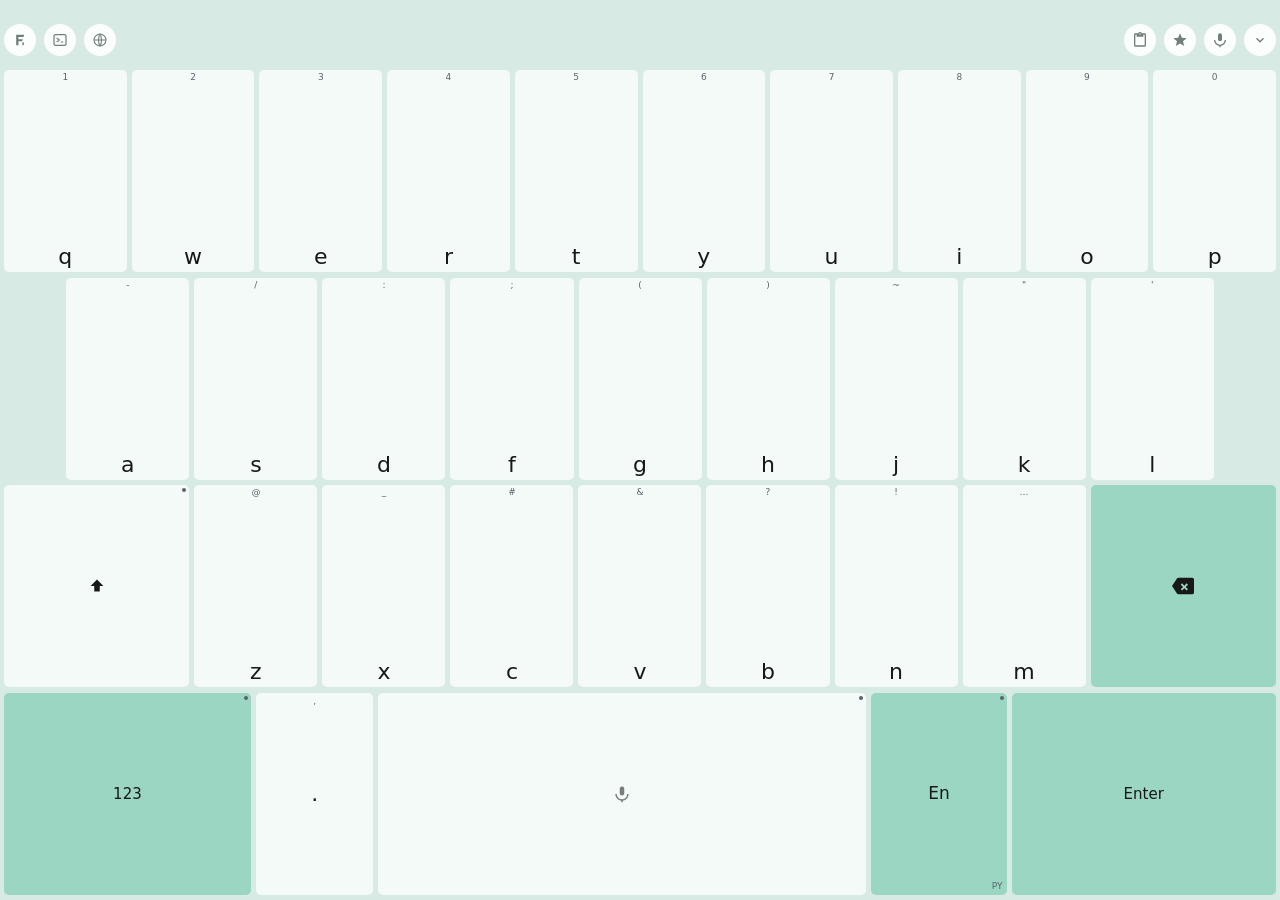
<file: app/src/main/assets/keyboard/index.html>
<!doctype html>
<html lang="zh-CN">
<head>
    <meta charset="utf-8">
    <meta name="viewport" content="width=device-width,initial-scale=1,maximum-scale=1,user-scalable=no,viewport-fit=cover">
    <title>Feelime Keyboard</title>
    <link rel="stylesheet" href="keyboard.css?v=__KB_VERSION__">
</head>
<body class="kb-await-hello">
<main id="softKeyboard" aria-label="Feelime HTML keyboard">
    <!-- 背景图片层：铺满整个键盘区域（工具条到底部留白）。z-index 垫底，
         data-bg-image=on 时根背景转透明让图透出。 -->
    <div id="bgImage" aria-hidden="true"></div>
    <!-- 拼音行内前缀：悬浮在顶部 padding 带里（issue #8 定稿形态——
         独立一行，字号可在设置里三档调整）。 -->
    <div id="preeditLine" aria-live="polite"></div>

    <!-- 单手模式侧边条（issue #15）：data-side-content 驱动两态——
         cursor（2×4 光标/编辑簇）、blank。位置贴单手让位的一侧。 -->
    <aside id="sidePad">
        <div id="sideGrid">
            <!-- 方向键按物理位次排布（issue #15 定稿）：上 / 左右 / 下，
                 与手指预期一致；编辑键横排 icon+文字保证语义明确。 -->
            <div class="side-row">
                <button class="side-key" data-side-cursor="up" aria-label="光标上移" data-i18n-aria-label="光标上移">
                    <svg viewBox="0 0 24 24" width="16" height="16" fill="none" stroke="currentColor"
                         stroke-width="2.2" stroke-linecap="round" stroke-linejoin="round" aria-hidden="true">
                        <path d="M5 15 L12 8 L19 15"/>
                    </svg>
                </button>
            </div>
            <div class="side-row side-row-mid">
                <button class="side-key" data-side-cursor="left" aria-label="光标左移" data-i18n-aria-label="光标左移">
                    <svg viewBox="0 0 24 24" width="16" height="16" fill="none" stroke="currentColor"
                         stroke-width="2.2" stroke-linecap="round" stroke-linejoin="round" aria-hidden="true">
                        <path d="M15 5 L8 12 L15 19"/>
                    </svg>
                </button>
                <button class="side-key" data-side-cursor="right" aria-label="光标右移" data-i18n-aria-label="光标右移">
                    <svg viewBox="0 0 24 24" width="16" height="16" fill="none" stroke="currentColor"
                         stroke-width="2.2" stroke-linecap="round" stroke-linejoin="round" aria-hidden="true">
                        <path d="M9 5 L16 12 L9 19"/>
                    </svg>
                </button>
            </div>
            <div class="side-row">
                <button class="side-key" data-side-cursor="down" aria-label="光标下移" data-i18n-aria-label="光标下移">
                    <svg viewBox="0 0 24 24" width="16" height="16" fill="none" stroke="currentColor"
                         stroke-width="2.2" stroke-linecap="round" stroke-linejoin="round" aria-hidden="true">
                        <path d="M5 9 L12 16 L19 9"/>
                    </svg>
                </button>
            </div>
            <button class="side-key side-labeled" data-side-action="selectAll" aria-label="全选" data-i18n-aria-label="全选">
                <svg viewBox="0 0 24 24" width="13" height="13" fill="none" stroke="currentColor"
                     stroke-width="2" stroke-linecap="round" aria-hidden="true">
                    <path d="M7 3H5a2 2 0 0 0-2 2v2m0 4v2m0 4v2a2 2 0 0 0 2 2h2m4 0h2m4 0h2a2 2 0 0 0 2-2v-2m0-4v-2m0-4V5a2 2 0 0 0-2-2h-2M9 9h6v6H9z"/>
                </svg>
                <span data-i18n="全选">全选</span>
            </button>
            <button class="side-key side-labeled" data-side-action="copy" aria-label="复制" data-i18n-aria-label="复制">
                <svg viewBox="0 0 24 24" width="13" height="13" fill="none" stroke="currentColor"
                     stroke-width="2" stroke-linecap="round" stroke-linejoin="round" aria-hidden="true">
                    <path d="M16 1H4a2 2 0 0 0-2 2v14h2V3h12V1zm3 4H8a2 2 0 0 0-2 2v14a2 2 0 0 0 2 2h11a2 2 0 0 0 2-2V7a2 2 0 0 0-2-2zm0 16H8V7h11v14z"/>
                </svg>
                <span data-i18n="复制">复制</span>
            </button>
            <button class="side-key side-labeled" data-side-action="cut" aria-label="剪切" data-i18n-aria-label="剪切">
                <svg viewBox="0 0 24 24" width="13" height="13" fill="none" stroke="currentColor"
                     stroke-width="2" stroke-linecap="round" stroke-linejoin="round" aria-hidden="true">
                    <circle cx="6" cy="6" r="3"/><circle cx="6" cy="18" r="3"/>
                    <path d="M20 4L8.12 15.88M14.47 14.48L20 20M8.12 8.12L12 12"/>
                </svg>
                <span data-i18n="剪切">剪切</span>
            </button>
            <button class="side-key side-labeled" data-side-action="paste" aria-label="粘贴" data-i18n-aria-label="粘贴">
                <svg viewBox="0 0 24 24" width="13" height="13" fill="none" stroke="currentColor"
                     stroke-width="2" stroke-linecap="round" stroke-linejoin="round" aria-hidden="true">
                    <path d="M19 2h-4.18C14.4.84 13.3 0 12 0c-1.3 0-2.4.84-2.82 2H5c-1.1 0-2 .9-2 2v16c0 1.1.9 2 2 2h14c1.1 0 2-.9 2-2V4c0-1.1-.9-2-2-2zm-7 0c.55 0 1 .45 1 1s-.45 1-1 1-1-.45-1-1 .45-1 1-1zm7 18H5V4h2v3h10V4h2v16z"/>
                </svg>
                <span data-i18n="粘贴">粘贴</span>
            </button>
        </div>
    </aside>

<!-- Editor strip ABOVE the candidate bar
         (which stays selectable mid-edit), regular keyboard below. -->
    <section id="panelEditor" hidden>
        <input id="panelEditorInput" class="phrase-input" maxlength="200"
               placeholder="输入常用内容（最多 200 字）" data-i18n-placeholder="输入常用内容（最多 200 字）" aria-label="常用语内容" data-i18n-aria-label="常用语内容">
 <!-- The custom-JSON editor shares the strip as a
             multi-line textarea (system paste works on real inputs). -->
        <textarea id="panelEditorArea" class="phrase-input phrase-area" rows="3" hidden
                  placeholder="粘贴定制 JSON" data-i18n-placeholder="粘贴定制 JSON" aria-label="定制符号 JSON" data-i18n-aria-label="定制符号 JSON"></textarea>
        <button id="panelEditorCancel" class="phrase-cancel" aria-label="取消" data-i18n-aria-label="取消" data-i18n="取消">取消</button>
        <button id="panelEditorSave" class="phrase-add" aria-label="保存" data-i18n-aria-label="保存" data-i18n="保存">保存</button>
    </section>
 <!-- The phrase editor card floats ABOVE the keyboard view
         (native band area): title row + 2-row input + input
         code + save/cancel. The redirect channel targets .phrase-input
         focus, which the card's textarea keeps. -->
    <section id="phraseCard" hidden>
        <div class="pc-head">
            <button id="phraseCardClose" class="pc-close" aria-label="关闭" data-i18n-aria-label="关闭">×</button>
            <span id="phraseCardTitle" class="pc-title" data-i18n="添加常用语">添加常用语</span>
            <span class="pc-head-pad" aria-hidden="true"></span>
        </div>
        <div class="pc-card">
            <textarea id="phraseCardInput" class="phrase-input pc-input" rows="2" maxlength="200"
                      placeholder="输入常用内容" data-i18n-placeholder="输入常用内容" aria-label="常用语内容" data-i18n-aria-label="常用语内容"></textarea>
            <!-- issue #19 的「从剪贴板粘贴」按钮已撤下：工具栏剪贴板面板
                 本就支持选历史条目上屏，编辑卡不再放第二条通道。 -->
            <label class="pc-code-label" for="phraseCardCode"><span data-i18n="输入码">输入码</span> <small data-i18n="留空时自动生成">留空时自动生成</small></label>
            <!-- The code field shares one row with the rank stepper -
                 the code input narrows and the freed space holds 位次 -/+. -->
            <div class="pc-code-row">
                <input id="phraseCardCode" class="pc-code phrase-input" maxlength="12"
                       placeholder="例如：nh" data-i18n-placeholder="例如：nh" aria-label="输入码" data-i18n-aria-label="输入码">
                <span class="pc-rank" role="group" aria-label="位次" data-i18n-aria-label="位次">
                    <button id="phraseCardRankDown" class="pc-rank-btn" aria-label="位次减一" data-i18n-aria-label="位次减一">−</button>
                    <span id="phraseCardRankValue" class="pc-rank-value">1</span>
                    <button id="phraseCardRankUp" class="pc-rank-btn" aria-label="位次加一" data-i18n-aria-label="位次加一">＋</button>
                    <span class="pc-rank-label" data-i18n="位次">位次</span>
                </span>
            </div>
            <div class="pc-actions">
                <button id="phraseCardCancel" class="pc-btn pc-ghost" aria-label="取消" data-i18n-aria-label="取消" data-i18n="取消">取消</button>
                <button id="phraseCardSave" class="pc-btn pc-main" aria-label="保存" data-i18n-aria-label="保存" data-i18n="保存">保存</button>
            </div>
        </div>
    </section>
 <!-- Height adjust card (floats above the keyboard view).
         Fine steps via the -/+ buttons (applied live), coarse via the drag
         strip (preview only - the height lands on release/保存). -->
    <section id="heightCard" hidden>
        <div class="pc-head">
            <span class="pc-head-pad" aria-hidden="true"></span>
            <span class="pc-title" data-i18n="键盘高度">键盘高度</span>
            <span class="pc-head-pad" aria-hidden="true"></span>
        </div>
        <div class="pc-card">
            <div class="hc-row">
                <button id="heightMinus" class="hc-step" aria-label="减少高度" data-i18n-aria-label="减少高度">−</button>
                <div id="heightTrack" class="hc-track">
                    <i id="heightThumb"></i>
                </div>
                <button id="heightPlus" class="hc-step" aria-label="增加高度" data-i18n-aria-label="增加高度">＋</button>
            </div>
            <div class="hc-meta">
                <span id="heightValue">272</span>
                <span class="hc-hint" id="heightHint" data-i18n="拖动为预览，松手应用">拖动为预览，松手应用</span>
            </div>
            <div class="pc-actions">
                <button id="heightCardReset" class="pc-btn pc-ghost" aria-label="恢复默认" data-i18n-aria-label="恢复默认" data-i18n="恢复默认">恢复默认</button>
                <button id="heightCardCancel" class="pc-btn pc-ghost" aria-label="取消" data-i18n-aria-label="取消" data-i18n="取消">取消</button>
                <button id="heightCardSave" class="pc-btn pc-main" aria-label="保存" data-i18n-aria-label="保存" data-i18n="保存">保存</button>
            </div>
        </div>
    </section>
    <section id="candidateBar">
 <!-- The app's own F logo marks the keyboard menu;
             the gear moved to the full-settings entry. -->
        <button id="setupButton" data-role="setup" class="tool" aria-label="键盘设置" data-i18n-aria-label="键盘设置">
 <!-- The refreshed F logo (docs/branding/feelime-logo.svg,
                 same path as app/src/main/res/drawable/ic_launcher.xml). -->
            <svg viewBox="0 0 48 48" width="16" height="16" fill="currentColor" aria-hidden="true">
                <path d="M12.5 8.5h24l-1.8 6.2H19.3v7.2h13.3l-1.8 6.2H19.3v11.4h-6.8z"/>
                <rect x="31" y="31" width="4.5" height="8.5" rx="1"/>
            </svg>
        </button>
 <!-- The control-key entry - the toolbar swaps for two
             rows of control keys (Esc/Ctrl/Alt/arrows/...) while it shows. -->
        <button id="ctrlTool" data-role="ctrl-tool" class="tool" aria-label="控制键" data-i18n-aria-label="控制键">
            <svg viewBox="0 0 24 24" width="16" height="16" fill="none" stroke="currentColor"
                 stroke-width="1.8" aria-hidden="true">
                <rect x="3" y="4" width="18" height="16" rx="2"/>
                <path d="M7 9l4 3-4 3M13 15h4"/>
            </svg>
        </button>
 <!-- Opens the SYSTEM input method picker (all IMEs). -->
        <button id="imeSwitchButton" data-role="ime-switch" class="tool" aria-label="切换输入法" data-i18n-aria-label="切换输入法">
            <svg viewBox="0 0 24 24" width="16" height="16" fill="none" stroke="currentColor"
                 stroke-width="1.6" aria-hidden="true">
                <circle cx="12" cy="12" r="9"/>
                <path d="M3 12h18M12 3c3 3.5 3 14 0 18M12 3c-3 3.5-3 14 0 18"/>
            </svg>
        </button>
 <!-- Full settings moved off the panel into the toolbar;
             only visible while the quick panel is open. A gear
             glyph - the toolbar's own entry is the app logo now, so the gear
             no longer reads as a duplicate. The ‹ › pager buttons are gone
 the bar holds the whole pool and auto-fetches. -->
        <button id="fullSetupButton" class="tool" aria-label="打开完整设置" data-i18n-aria-label="打开完整设置" hidden>
            <svg viewBox="0 0 24 24" width="16" height="16" fill="currentColor" aria-hidden="true">
                <path d="M19.14 12.94c.04-.3.06-.61.06-.94 0-.32-.02-.64-.07-.94l2.03-1.58a.49.49 0 0 0 .12-.61l-1.92-3.32a.488.488 0 0 0-.59-.22l-2.39.96c-.5-.38-1.03-.7-1.62-.94l-.36-2.54a.484.484 0 0 0-.48-.41h-3.84c-.24 0-.43.17-.47.41l-.36 2.54c-.59.24-1.13.57-1.62.94l-2.39-.96c-.22-.08-.47 0-.59.22L2.74 8.87c-.12.21-.08.47.12.61l2.03 1.58c-.05.3-.09.63-.09.94s.02.64.07.94l-2.03 1.58a.49.49 0 0 0-.12.61l1.92 3.32c.12.22.37.29.59.22l2.39-.96c.5.38 1.03.7 1.62.94l.36 2.54c.05.24.24.41.48.41h3.84c.24 0 .44-.17.47-.41l.36-2.54c.59-.24 1.13-.56 1.62-.94l2.39.96c.22.08.47 0 .59-.22l1.92-3.32c.12-.22.07-.47-.12-.61l-2.01-1.58zM12 15.6c-1.98 0-3.6-1.62-3.6-3.6s1.62-3.6 3.6-3.6 3.6 1.62 3.6 3.6-1.62 3.6-3.6 3.6z"/>
            </svg>
        </button>
 <!-- 手写候选态的整行互斥（wetype 形态）：有识别候选时工具栏全部
             让位，这一行左侧的模式标识与右侧 ×（composeClear）一起构成
             候选行；平时隐藏，不占布局。 -->
        <span id="inkTag" class="ink-tag" hidden data-i18n="手写">手写</span>
        <div id="candidates"></div>
 <!-- Engine lifecycle notice (mode-fallback §2.3): overlays the
             candidate strip while the engine warms up or a degrade fallback
             serves. Pointer-transparent; hidden otherwise. -->
        <div id="engineStatus" hidden></div>
        <button id="clipboardButton" data-role="clipboard" class="tool" aria-label="剪贴板" data-i18n-aria-label="剪贴板">
            <svg viewBox="0 0 24 24" width="16" height="16" fill="currentColor" aria-hidden="true">
                <path d="M19 2h-4.18C14.4.84 13.3 0 12 0c-1.3 0-2.4.84-2.82 2H5c-1.1 0-2 .9-2 2v16c0 1.1.9 2 2 2h14c1.1 0 2-.9 2-2V4c0-1.1-.9-2-2-2zm-7 0c.55 0 1 .45 1 1s-.45 1-1 1-1-.45-1-1 .45-1 1-1zm7 18H5V4h2v3h10V4h2v16z"/>
            </svg>
        </button>
        <button id="favoritesButton" data-role="favorites" class="tool" aria-label="常用语" data-i18n-aria-label="常用语">
            <svg viewBox="0 0 24 24" width="16" height="16" fill="currentColor" aria-hidden="true">
                <path d="M12 17.27 18.18 21l-1.64-7.03L22 9.24l-7.19-.61L12 2 9.19 8.63 2 9.24l5.46 4.73L5.82 21z"/>
            </svg>
        </button>
        <button id="composeClear" class="tool compose-tool" aria-label="清除输入" data-i18n-aria-label="清除输入" hidden>
            <svg viewBox="0 0 24 24" width="16" height="16" fill="currentColor" aria-hidden="true">
                <path d="M19 6.41 17.59 5 12 10.59 6.41 5 5 6.41 10.59 12 5 17.59 6.41 19 12 13.41 17.59 19 19 17.59 13.41 12z"/>
            </svg>
        </button>
        <button id="composeExpand" class="tool compose-tool" aria-label="展开候选" data-i18n-aria-label="展开候选" hidden>
            <svg viewBox="0 0 24 24" width="16" height="16" fill="currentColor" aria-hidden="true">
                <path d="M7.41 8.59 12 13.17l4.59-4.58L18 10l-6 6-6-6z"/>
            </svg>
        </button>
        <button id="mic" class="tool" aria-label="开始语音输入" data-i18n-aria-label="开始语音输入">
            <svg viewBox="0 0 24 24" width="16" height="16" fill="currentColor" aria-hidden="true">
                <path d="M12 14a3 3 0 0 0 3-3V5a3 3 0 0 0-6 0v6a3 3 0 0 0 3 3z"/>
                <path d="M19 12a7 7 0 0 1-14 0H3a9 9 0 0 0 8 8.94V23h2v-2.06A9 9 0 0 0 21 12h-2z"/>
            </svg>
        </button>
        <button id="hide" class="tool" aria-label="收起键盘" data-i18n-aria-label="收起键盘">
            <svg viewBox="0 0 24 24" width="16" height="16" fill="currentColor" aria-hidden="true">
                <path d="M16.59 8.59 12 13.17 7.41 8.59 6 10l6 6 6-6z"/>
            </svg>
        </button>
 <!-- Settings sub-page chrome rides the toolbar -
             left: back + title, right: close. Regular tools hide meanwhile. -->
        <div id="settingsPageBar" hidden></div>
 <!-- #41 统计浮层的工具栏 chrome：左标题右 ✕（常规工具让位，
      body.stats-page 互斥，settingsPageBar 同款形态）。 -->
        <div id="statsPageBar" hidden></div>
    </section>

    <section id="expandLayer" hidden>
        <div class="expand-head">
            <div class="expand-tabs" role="tablist">
                <button class="expand-tab active" data-expand-tab="freq" data-i18n="词频">词频</button>
                <button class="expand-tab" data-expand-tab="single" data-i18n="单字">单字</button>
            </div>
            <div id="expandPreedit" aria-live="polite"></div>
            <button id="expandCollapse" class="tool" aria-label="收起候选" data-i18n-aria-label="收起候选">
                <svg viewBox="0 0 24 24" width="18" height="18" fill="currentColor" aria-hidden="true">
                    <path d="M7.41 15.41 12 10.83l4.59 4.58L18 14l-6-6-6 6z"/>
                </svg>
            </button>
        </div>
        <div class="expand-body">
            <div id="expandVariants"></div>
            <div id="expandGrid"></div>
        </div>
    </section>

 <!-- The control-key view replaces ONLY the candidate
         bar (same 40px slot); the keyboard rows below stay untouched. -->
    <section id="ctrlLayer" class="kb-layer" hidden>
        <div class="kb-row ctrl-row">
            <button class="kb-key ctrl-key" data-ctrl="Escape">Esc</button>
            <button class="kb-key ctrl-key ctrl-mod" data-ctrl="sticky-ctrl">Ctrl</button>
            <button class="kb-key ctrl-key" data-ctrl="Home">Home</button>
            <button class="kb-key ctrl-key" data-ctrl="ArrowUp">↑</button>
            <button class="kb-key ctrl-key" data-ctrl="End">End</button>
            <button class="kb-key ctrl-key" data-ctrl="PageUp">PgUp</button>
 <!-- Fn replaces the Comb icon - tap = sticky
                 (twelve letter keys become F1..F12), long-press = the old
                 Comb combo grid. -->
            <button class="kb-key ctrl-key ctrl-mod" data-ctrl="sticky-fn" aria-label="Fn 粘滞键" data-i18n-aria-label="Fn 粘滞键">Fn</button>
            <button class="kb-key ctrl-key" data-ctrl="Del">Del</button>
        </div>
        <div class="kb-row ctrl-row">
            <button class="kb-key ctrl-key" data-ctrl="Tab">Tab</button>
            <button class="kb-key ctrl-key ctrl-mod" data-ctrl="sticky-alt">Alt</button>
            <button class="kb-key ctrl-key" data-ctrl="ArrowLeft">←</button>
            <button class="kb-key ctrl-key" data-ctrl="ArrowDown">↓</button>
            <button class="kb-key ctrl-key" data-ctrl="ArrowRight">→</button>
            <button class="kb-key ctrl-key" data-ctrl="PageDown">PgDn</button>
            <button class="kb-key ctrl-key ctrl-mod" data-ctrl="sticky-meta" aria-label="Meta 键" data-i18n-aria-label="Meta 键">&#8862;</button>
            <button class="kb-key ctrl-key ctrl-close" data-ctrl="collapse" aria-label="收起控制键" data-i18n-aria-label="收起控制键">
                <svg viewBox="0 0 24 24" width="12" height="12" fill="none" stroke="currentColor"
                     stroke-width="2.2" stroke-linecap="round" aria-hidden="true">
                    <path d="M6 6 L18 18 M18 6 L6 18"/>
                </svg>
            </button>
        </div>
    </section>

    <!-- 工具栏编辑模式（issue #15）：替换键区，展示未上栏的 icon 仓库
         （点按添加到工具栏；候选条内 × 移除、长按拖动排序）。 -->
    <section id="toolbarEditor" hidden>
        <div class="tbe-head">
            <span class="tbe-title" data-i18n="编辑工具栏">编辑工具栏</span>
            <span class="tbe-hint" data-i18n="点按图标添加 · 拖动工具栏图标排序">点按图标添加 · 拖动工具栏图标排序</span>
            <button id="toolbarEditCancel" class="tbe-cancel" data-i18n="取消">取消</button>
            <button id="toolbarEditDone" class="tbe-done" data-i18n="完成">完成</button>
        </div>
        <div id="toolbarEditorGrid"></div>
    </section>

    <section id="qwertyLayer" class="kb-layer"></section>
    <section id="symbolLayer" class="kb-layer" hidden>
        <div id="symGrid"></div>
        <div id="symCatBar">
            <button class="kb-key kb-special" data-action="letters">ABC</button>
            <div id="symCats"></div>
            <button class="kb-key kb-special" id="symEnterKey" aria-label="换行" data-i18n-aria-label="换行" data-i18n="换行">换行</button>
        </div>
    </section>
    <!-- 九宫格数字键盘（长按 123 打开），全部由 renderNumpad 填充 -->
    <section id="numPadLayer" class="kb-layer" hidden></section>
    <!-- #39-10 编辑工具条（可选工具栏控件，搜狗「文字编辑」形态）：
         替换键区——左侧 ↑/← 扩选 →/↓、底部 行首/全选/行尾，右列
         删除/复制/剪切/粘贴。全部动作复用现有桥通道（editorCursor/
         keyEvent/SHIFT 扩选、editorAction、backspace），JS 填充。 -->
    <section id="editLayer" class="kb-layer" hidden></section>
    <!-- #41 二轮：输入统计浮层（快捷设置 tile 进入；数据经 inputStats 桥）。 -->
    <section id="statsLayer" class="kb-layer" hidden></section>

    <section id="panelLayer" hidden>
        <div class="panel-head">
            <div class="panel-tabs" role="tablist">
                <button class="panel-tab active" data-panel-tab="clipboard" data-i18n="剪贴板">剪贴板</button>
                <button class="panel-tab" data-panel-tab="favorites" data-i18n="常用语">常用语</button>
            </div>
            <button id="panelClear" class="panel-action" aria-label="清空剪贴板" data-i18n-aria-label="清空剪贴板" data-i18n="清空">清空</button>
            <button id="panelManage" class="panel-action" aria-label="添加常用语" data-i18n-aria-label="添加常用语" hidden data-i18n="＋添加">＋添加</button>
            <!-- #39-4 定稿：面板头右侧唯一的关闭钮，× 图标回主键盘
                 （tab 已是剪贴板/常用语切换器，不再复用工具栏图标）。 -->
            <button id="panelClose" class="tool" aria-label="关闭面板" data-i18n-aria-label="关闭面板">
                <svg viewBox="0 0 24 24" width="16" height="16" fill="none" stroke="currentColor"
                     stroke-width="2" stroke-linecap="round" aria-hidden="true">
                    <path d="M6 6l12 12M18 6L6 18"/>
                </svg>
            </button>
        </div>
        <div id="panelList"></div>
        <div id="panelEmpty" hidden></div>
    </section>


    <div id="modeMenu"></div>

 <!-- Long-press / ⋯ menu for a favorites row. -->
    <div id="itemMenu"></div>

 <!-- Confirm deleting a self-made word from the user
         lexicon (long-press a candidate -> 删除自造词). -->
    <div id="confirmCard" hidden>
        <div id="confirmText" aria-live="polite"></div>
        <div class="confirm-actions">
            <button id="confirmCancel" data-i18n="取消">取消</button>
            <button id="confirmOk" class="danger" data-i18n="删除">删除</button>
        </div>
    </div>

    <section id="settingsPanel" hidden>
 <!-- The toolbar tools live in the quick panel now (the
             toolbar keeps only the logo, the gear and the dismiss chevron).
             renderSettingsHome re-appends this node after each rebuild, so
             the ids/bindings the suites (and users) rely on survive. -->
    </section>

    <div id="voiceOverlay">
        <div id="voiceScrim"></div>
        <div id="voiceCard">
 <!-- The big red dot became a half-height mic icon
                 (portrait AND landscape); only colours/pulse animate. -->
            <div class="vc-mic">
                <svg viewBox="0 0 24 24" width="20" height="20" fill="currentColor" aria-hidden="true">
                    <path d="M12 14a3 3 0 0 0 3-3V5a3 3 0 0 0-6 0v6a3 3 0 0 0 3 3z"/>
                    <path d="M19 12a7 7 0 0 1-14 0H3a9 9 0 0 0 8 8.94V23h2v-2.06A9 9 0 0 0 21 12h-2z"/>
                </svg>
            </div>
            <div id="voiceStatus" data-i18n="正在聆听…">正在聆听…</div>
            <div id="partialText" aria-live="polite"></div>
            <div id="levelBar"><i></i></div>
            <div id="voiceHint" data-i18n="点击任意位置结束">点击任意位置结束</div>
            <!-- mic 浮层动作行：说完了居中大按钮（主要出口）。 -->
            <div id="voiceActions">
                <button id="voiceDone" type="button" aria-label="说完了，结束并上屏" data-i18n-aria-label="说完了，结束并上屏">
                    <svg viewBox="0 0 24 24" width="14" height="14" fill="currentColor" aria-hidden="true">
                        <path d="M9 16.2L4.8 12l-1.4 1.4L9 19 21 7l-1.4-1.4L9 16.2z"/>
                    </svg><span data-i18n="说完了">说完了</span>
                </button>
            </div>
            <!-- 撤销（弃稿）回右上角：小而语义明确（↺+文字）。 -->
            <button id="voiceClose" type="button" aria-label="撤销本次听写" data-i18n-aria-label="撤销本次听写">
                <svg viewBox="0 0 24 24" width="12" height="12" fill="currentColor" aria-hidden="true">
                    <path d="M12.5 8c-2.65 0-5.05.99-6.9 2.6L2 7v9h9l-3.62-3.62c1.39-1.16 3.16-1.88 5.12-1.88 3.54 0 6.55 2.31 7.6 5.5l2.37-.78C21.08 11.03 17.15 8 12.5 8z"/>
                </svg><span id="voiceCloseLabel" data-i18n="撤销">撤销</span>
            </button>
        </div>
        <!-- 长按空格浮层专用：上滑撤销提示，toast 样式挂在卡片下方，
             不自动消失；上滑时字体和背景同步放大（updateSlideCancel）。 -->
        <div id="voiceSlideHint" data-i18n="上滑撤销">上滑撤销</div>
    </div>

    <!-- 按键气泡（issue #30-1，外观开关默认关）：按下时在键帽上方放大
         显示所按字符；长按弹层接管时立即让位 -->
    <div id="keyBubble" hidden></div>
    <div id="keyPopup"><div id="keyPopupInner"></div></div>
    <!-- 三行弹层滑出卡片边界时的「松手撤销」提示（issue #9，showPopupCancelTip） -->
    <div id="keyPopupCancelTip"></div>
 <!-- The 3x3 combo grid (long-press Ctrl/Alt/tap Comb) - full
         key names stacked per row, centered. -->
    <div id="comboPopup"><button id="comboClose" aria-label="关闭组合键浮层" data-i18n-aria-label="关闭组合键浮层">×</button><div id="comboPopupInner"></div></div>
 <!-- The keyboard-height adjust handle (drag the top edge),
         shown only from quick settings. -->
    <div id="flickBlob"></div>
    <div id="toast" role="status"></div>
    <!-- 离线翻译卡（Gboard 式）：语言栏 + 输入框 + 译文，浮在键盘上方；键区
         保持可见用来打字（输入框走面板重定向通道，同常用语编辑卡）。引擎在
         Offline Translator 里，经原生桥 translateText 调用。 -->
    <section id="translateCard" hidden>
        <div class="tc-head">
            <button id="translateClose" class="tc-back" aria-label="关闭" data-i18n-aria-label="关闭">‹</button>
            <button id="translateFrom" class="tc-chip" aria-label="源语言" data-i18n-aria-label="源语言"></button>
            <button id="translateSwap" class="tc-swap" aria-label="互换语言" data-i18n-aria-label="互换语言">⇄</button>
            <button id="translateTo" class="tc-chip" aria-label="目标语言" data-i18n-aria-label="目标语言"></button>
        </div>
        <div id="translateLangMenu" hidden></div>
        <textarea id="translateInput" class="phrase-input tc-input" rows="1" maxlength="500"
                  placeholder="在这里输入要翻译的内容" data-i18n-placeholder="在这里输入要翻译的内容" aria-label="待翻译内容" data-i18n-aria-label="待翻译内容"></textarea>
    </section>
</main>
<script src="keyboard.js?v=__KB_VERSION__"></script>
</body>
</html>
</file>
<file: app/src/main/assets/keyboard/keyboard.css>
/* Feelime keyboard styles.
 * Key geometry: 44px keys, 5px gaps, ~272px content height inside the IME
 * view (the budget formula lives in applyHeight, keyboard.js).
 * Colors are tokenized per docs/design/appearance.md (design §1.1).
 * Historical pixel gates (#103a24 shift-green, #07180e sel text) were
 * retired with the #31 hue slider: the surfaces now derive from --kb-hue
 * (--mod-active-bg / --accent-strong + --accent-ink); the old hexes survive
 * only as var() fallbacks. */
/* Theme tokens: dark by default, light via system scheme or manual override
 * (html.theme-light / html.theme-dark). */
:root {
    color-scheme: dark;
    /* #31 色相滑条（oh-my-term 式「一个 hue 驱动全套」）：--kb-hue 是
     * 唯一的色相源，键帽/面板/背景按低饱和各自带一点色相（中性灰时代
     * S=0，用户反馈「只换 accent 没区别」），accent 三件套饱和度高。
     * --kb-hue 的来源优先级：内联 style（自定义滑条值，inline 胜一切
     * 属性选择器）> html[data-preset]（六预置=六个固定 hue）> 默认 160
     * （经典绿，校准为与旧版硬编码观感一致）。像素门禁色（文件头注释
     * 列的两处）不参与派生。 */
    --kb-hue: 160;
    /* 饱和度缩放（黑白灰滑块，用户验收二轮 2026-09-27）：0=纯灰度
     * （黑白灰主题，明暗模式定黑白基底）、1=全彩默认。乘在各表面
     * 的设计饱和度上，层次（键帽淡/面板中/accent 浓）保持比例。 */
    --kb-sat: 1;
    /* 皮肤双组（用户验收四轮：背景/键面独立色调+饱和度）：
     * --bg-hue/--bg-sat 驱动背景/面板/线条/卡片；--key-hue/--key-sat
     * 驱动键帽/特殊键/accent。默认键面组继承背景组（未自定义键面时
     * 与旧单源行为一致），JS 只在用户自定义时内联覆盖键面组。 */
    --bg-hue: var(--kb-hue);
    --bg-sat: var(--kb-sat, 1);
    --key-hue: var(--kb-hue);
    --key-sat: var(--kb-sat, 1);
    /* 键帽不透明度滑块（外观页）：hsla 的 alpha 位由 JS 只调
     * --key-alpha（0-1），键帽文字保持实色。 */
    --key-alpha: 1;
    --bg: hsl(var(--bg-hue) calc(22% * var(--bg-sat, 1)) calc(12% + (100% - 12%) * 0.35 * var(--bg-lt, 0)));
    --key: hsl(var(--key-hue) calc(16% * var(--key-sat, 1)) calc(37% + (100% - 37%) * 0.75 * var(--key-lt, 0)) / var(--key-alpha));
    --special: hsl(var(--key-hue) calc(22% * var(--key-sat, 1)) calc(25% + (100% - 25%) * 0.75 * var(--key-lt, 0)) / var(--key-alpha));
    --pressed: hsl(var(--key-hue) calc(16% * var(--key-sat, 1)) calc(43% + (100% - 43%) * 0.75 * var(--key-lt, 0)) / var(--key-alpha));
    --text: #e8e8e8;
    --muted: #b0b0b0;
    --accent: hsl(var(--key-hue) calc(62% * var(--key-sat, 1)) calc(48% + (100% - 48%) * 0.75 * var(--key-lt, 0)));
    --accent-strong: hsl(var(--key-hue) calc(62% * var(--key-sat, 1)) calc(30% + (100% - 30%) * 0.75 * var(--key-lt, 0)));
    --danger: #ff6b6b;
    --recording: #ff4d4d;
    --panel: hsl(var(--bg-hue) calc(22% * var(--bg-sat, 1)) calc(16% + (100% - 16%) * 0.35 * var(--bg-lt, 0)));
    --panel-a: hsl(var(--bg-hue) calc(22% * var(--bg-sat, 1)) calc(16% + (100% - 16%) * 0.35 * var(--bg-lt, 0)) / var(--key-alpha));
    --pill: hsl(var(--bg-hue) calc(20% * var(--bg-sat, 1)) calc(24% + (100% - 24%) * 0.35 * var(--bg-lt, 0)));
    --logo-bg: hsl(var(--bg-hue) calc(8% * var(--bg-sat, 1)) calc(30% + (100% - 30%) * 0.35 * var(--bg-lt, 0)));
    --icon: hsl(var(--bg-hue) calc(5% * var(--bg-sat, 1)) calc(60% + (100% - 60%) * 0.35 * var(--bg-lt, 0)));
    --card-bg: hsl(var(--bg-hue) calc(9% * var(--bg-sat, 1)) calc(21% + (100% - 21%) * 0.35 * var(--bg-lt, 0)));
    --card-text: #e8e8e8;
    --card-sub: #a2a2ac;
    --input-placeholder: #dedede;
    --key-subtext: #dedede;
    --accent-text: hsl(var(--key-hue) calc(60% * var(--key-sat, 1)) calc(66% + (100% - 66%) * 0.75 * var(--key-lt, 0)));
    --accent-ink: hsl(var(--key-hue) calc(45% * var(--key-sat, 1)) calc(95% + (100% - 95%) * 0.75 * var(--key-lt, 0)));
    --line: hsl(var(--bg-hue) calc(18% * var(--bg-sat, 1)) calc(28% + (100% - 28%) * 0.35 * var(--bg-lt, 0)));
    --radius-key: 5px;
    --radius-card: 10px;
    --scrim: #000000b8;
}

html.theme-light {
    color-scheme: light;
    --key: hsl(var(--key-hue) calc(38% * var(--key-sat, 1)) calc(97% + (100% - 97%) * 0.75 * var(--key-lt, 0)) / var(--key-alpha));
    --special: hsl(var(--key-hue) calc(42% * var(--key-sat, 1)) calc(72% + (100% - 72%) * 0.75 * var(--key-lt, 0)) / var(--key-alpha));
    --pressed: hsl(var(--key-hue) calc(38% * var(--key-sat, 1)) calc(92% + (100% - 92%) * 0.75 * var(--key-lt, 0)) / var(--key-alpha));
    --bg: hsl(var(--bg-hue) calc(32% * var(--bg-sat, 1)) calc(88% + (100% - 88%) * 0.35 * var(--bg-lt, 0)));
    --text: #181818;
    /* The old #b0b0b0 sat at ~2.1:1 on the light surfaces -
     * quick-settings text was effectively invisible. #5c616b keeps the
     * secondary tone and clears 4.5:1 on every surface muted text actually
     * sits on (6.1 on --key, 5.7 on --panel, 4.9 on --bg; --special surfaces
     * carry --text, not muted). */
    --muted: #5c616b;
    --accent: hsl(var(--key-hue) calc(62% * var(--key-sat, 1)) calc(42% + (100% - 42%) * 0.75 * var(--key-lt, 0)));
    --accent-strong: hsl(var(--key-hue) calc(62% * var(--key-sat, 1)) calc(30% + (100% - 30%) * 0.75 * var(--key-lt, 0)));
    --danger: #d93025;
    --recording: #e5484d;
    --panel: hsl(var(--bg-hue) calc(34% * var(--bg-sat, 1)) calc(95% + (100% - 95%) * 0.35 * var(--bg-lt, 0)));
    --panel-a: hsl(var(--bg-hue) calc(34% * var(--bg-sat, 1)) calc(95% + (100% - 95%) * 0.35 * var(--bg-lt, 0)) / var(--key-alpha));
    --pill: hsl(var(--bg-hue) calc(45% * var(--bg-sat, 1)) calc(99% + (100% - 99%) * 0.35 * var(--bg-lt, 0)));
    --logo-bg: hsl(var(--bg-hue) calc(20% * var(--bg-sat, 1)) calc(99% + (100% - 99%) * 0.35 * var(--bg-lt, 0)));
    --icon: hsl(var(--bg-hue) calc(5% * var(--bg-sat, 1)) calc(47% + (100% - 47%) * 0.35 * var(--bg-lt, 0)));
    --card-bg: hsl(var(--bg-hue) calc(18% * var(--bg-sat, 1)) calc(97% + (100% - 97%) * 0.35 * var(--bg-lt, 0)));
    --card-text: #1c1c24;
    --card-sub: #6a6a78;
    --input-placeholder: #5c616b;
    --key-subtext: #5c616b;
    --accent-text: hsl(var(--key-hue) calc(70% * var(--key-sat, 1)) calc(26% + (100% - 26%) * 0.75 * var(--key-lt, 0)));
    --accent-ink: hsl(var(--key-hue) calc(45% * var(--key-sat, 1)) calc(95% + (100% - 95%) * 0.75 * var(--key-lt, 0)));
    --line: hsl(var(--bg-hue) calc(26% * var(--bg-sat, 1)) calc(82% + (100% - 82%) * 0.35 * var(--bg-lt, 0)));
    --scrim: #ffffffb0;
    --mod-active-bg: hsl(var(--key-hue) calc(55% * var(--key-sat, 1)) calc(89% + (100% - 89%) * 0.75 * var(--key-lt, 0)));
}

/* ===== #31 预置色调：六预置=六个固定 --kb-hue（classic=默认绿 160），
 * 整套令牌由 :root/.theme-light 的 hsl 派生接管——v1 只换 accent 三
 * 件套被用户实测「只影响少部分按键」。hue 取各预置 v1 主色的色相：
 * ocean #4da3ff→212、violet #a78bfa→255、amber #ff9f45→27、sakura
 * #ff8fb1→344、teal #2ec8c8→180。内联 --kb-hue（自定义滑条）胜过这
 * 里的属性选择器，设置页滑条动过即覆盖预置。 */
html[data-preset="ocean"]  { --kb-hue: 212; }
html[data-preset="violet"] { --kb-hue: 255; }
html[data-preset="amber"]  { --kb-hue: 27; }
html[data-preset="sakura"] { --kb-hue: 344; }
html[data-preset="teal"]   { --kb-hue: 180; }


html.theme-dark {
    color-scheme: dark;
}

@media (prefers-color-scheme: light) {
    html:not(.theme-light):not(.theme-dark) {
        color-scheme: light;
        --key: hsl(var(--key-hue) calc(38% * var(--key-sat, 1)) calc(97% + (100% - 97%) * 0.75 * var(--key-lt, 0)) / var(--key-alpha));
        --special: hsl(var(--key-hue) calc(42% * var(--key-sat, 1)) calc(72% + (100% - 72%) * 0.75 * var(--key-lt, 0)) / var(--key-alpha));
        --pressed: hsl(var(--key-hue) calc(38% * var(--key-sat, 1)) calc(92% + (100% - 92%) * 0.75 * var(--key-lt, 0)) / var(--key-alpha));
        --bg: hsl(var(--bg-hue) calc(32% * var(--bg-sat, 1)) calc(88% + (100% - 88%) * 0.35 * var(--bg-lt, 0)));
        --text: #181818;
        --muted: #5c616b; /* See html.theme-light */
        --accent: hsl(var(--key-hue) calc(62% * var(--key-sat, 1)) calc(42% + (100% - 42%) * 0.75 * var(--key-lt, 0)));
    --accent-strong: hsl(var(--key-hue) calc(62% * var(--key-sat, 1)) calc(30% + (100% - 30%) * 0.75 * var(--key-lt, 0)));
        --danger: #d93025;
        --recording: #e5484d;
        --panel: hsl(var(--bg-hue) calc(34% * var(--bg-sat, 1)) calc(95% + (100% - 95%) * 0.35 * var(--bg-lt, 0)));
        --panel-a: hsl(var(--bg-hue) calc(34% * var(--bg-sat, 1)) calc(95% + (100% - 95%) * 0.35 * var(--bg-lt, 0)) / var(--key-alpha));
        --pill: hsl(var(--bg-hue) calc(45% * var(--bg-sat, 1)) calc(99% + (100% - 99%) * 0.35 * var(--bg-lt, 0)));
        --logo-bg: hsl(var(--bg-hue) calc(20% * var(--bg-sat, 1)) calc(99% + (100% - 99%) * 0.35 * var(--bg-lt, 0)));
        --icon: hsl(var(--bg-hue) calc(5% * var(--bg-sat, 1)) calc(47% + (100% - 47%) * 0.35 * var(--bg-lt, 0)));
        --card-bg: hsl(var(--bg-hue) calc(18% * var(--bg-sat, 1)) calc(97% + (100% - 97%) * 0.35 * var(--bg-lt, 0)));
        --card-text: #1c1c24;
        --card-sub: #6a6a78;
        --input-placeholder: #5c616b;
        --key-subtext: #5c616b;
        --accent-text: hsl(var(--key-hue) calc(70% * var(--key-sat, 1)) calc(26% + (100% - 26%) * 0.75 * var(--key-lt, 0)));
    --accent-ink: hsl(var(--key-hue) calc(45% * var(--key-sat, 1)) calc(95% + (100% - 95%) * 0.75 * var(--key-lt, 0)));
        --line: hsl(var(--bg-hue) calc(26% * var(--bg-sat, 1)) calc(82% + (100% - 82%) * 0.35 * var(--bg-lt, 0)));
        --scrim: #ffffffb0;
        --mod-active-bg: hsl(var(--key-hue) calc(55% * var(--key-sat, 1)) calc(89% + (100% - 89%) * 0.75 * var(--key-lt, 0)));
    }
}

* { box-sizing: border-box; }
/* The IME window is TALLER than the keyboard (the native float
 * band above it); html/body stay transparent so the app shows through the
 * band - only #softKeyboard paints the keyboard background. */
html, body { margin: 0; width: 100%; height: 100%; overflow: hidden; background: transparent; }
body {
    font-family: system-ui, "Noto Sans CJK SC", sans-serif;
    user-select: none;
    -webkit-user-select: none;
    /* 长按浮层不收起（#7）：系统长按 ~500ms 触发 WebView 文本选择/
     * callout 菜单时触摸流被直接终止（touchend/cancel 都不再发），
     * 长按弹层拿不到收场事件就悬挂。设置页同款防线（2940168 AVD
     * 双通道取证）补到键盘页；user-select 管不到 callout，须此项。
     * JS 层 contextmenu preventDefault 双保险（keyboard.js）。 */
    -webkit-touch-callout: none;
    -webkit-tap-highlight-color: transparent;
}

/* #7 配套：面板里的可编辑目标要系统长按菜单（粘贴），恢复默认
 * callout——body 级 none 会连它们一起压掉（codex 评审 P2）。 */
body textarea,
body input,
body [contenteditable] {
    -webkit-touch-callout: default;
}
button { font: inherit; }

/* Height budget : 14 + 2 + 40(bar) + 10(gap) + 4*44 + 3*5 + 15 =
 * 272 (272dp view). The bar grows to 40px (bigger touch
 * targets) and the row gap drops 8 -> 5 (a third tighter) to pay for it;
 * the total height never changes. The key height itself is
 * tunable through --kb-row-h (quick settings), clamped by applyHeight(). */
#softKeyboard {
    /* Pinned to the BOTTOM of the (taller) IME view; the band
     * above (--band, native-driven) is transparent and shows the app. */
    position: absolute;
    left: 0;
    right: 0;
    bottom: 0;
    height: calc(100% - var(--band, 0px));
    /* Top padding hosts the composing preedit band (issue #8); the band
     * grows with the user's preedit font level AND with vendor font
     * metrics (18px base covers a CJK line box at 13px). layoutChrome()
     * mirrors the same growth so the row budget shrinks instead of
     * overflowing. */
    padding: var(--preedit-band, 18px) 4px calc(5px + var(--safe-bottom, 0px) + var(--kb-bottom-pad, 0px));
    background: var(--bg);
    /* clip, not hidden: a focused editor-strip input auto-SCROLLS a
       hidden-overflow container (programmatic scroll), shoving every
       absolutely-positioned layer (voice card, preedit) off the keyboard
       top - caught by the device suite. */
    overflow: hidden;
    overflow: clip;
    display: flex;
    flex-direction: column;
}
/* Landscape : the native side caps the IME view at a third of
 * the screen, so every chrome row compresses and the rows live on the
 * applyHeight() budget. */
/* D: --safe-bottom (native gesture-nav inset, CSS px) lifts the
 * rows above the gesture strip in both orientations; the keyboard background
 * fills the gap. */
/* #39 挖孔安全区：padding 落在 #softKeyboard 上（背景默认铺满 padding 区，
 * 同单手模式语义）——键区给挖孔侧让位，背景仍铺到屏幕边。开关关闭时
 * JS 侧把 --safe-side-* 清 0，键也铺满。 */
body.landscape #softKeyboard {
    padding: 4px calc(4px + var(--safe-side-r, 0px))
        calc(4px + var(--safe-bottom, 0px) + var(--kb-bottom-pad, 0px))
        calc(4px + var(--safe-side-l, 0px));
}

/* #39 横屏整体不透明度：含背景在内的整层透明（想看被盖住的内容时用）。
 * 仅横屏选择器生效；窗口涂层（导航栏/底部条）由 native applyChromeColor
 * 同步转透明。 */
body.landscape #softKeyboard { opacity: var(--kb-landscape-opacity, 1); }

/* Engine lifecycle notice (mode-fallback §2.3): fills the candidate
 * slot while the engine warms up ("正在准备语言数据…") or a degrade
 * fallback serves ("「双拼」暂以英文直出…"). Hidden otherwise. */
/* The status strip REPLACES the candidate bar's slot while visible (the JS
 * sets candidates.hidden in step) — two flex:1 strips side by side would
 * squeeze and clip each other on narrow screens. */
#engineStatus {
    flex: 1;
    min-width: 0;
    min-height: 40px;
    /* Block (not flex): text-overflow does not ellipsize a flex container's
     * anonymous text child - the message clipped at both ends with no
     * ellipsis (round-4 review). line-height centers it. */
    display: block;
    line-height: 40px;
    text-align: center;
    font-size: 14px;
    color: var(--text);
    opacity: .7;
    overflow: hidden;
    white-space: nowrap;
    text-overflow: ellipsis;
}
#engineStatus[hidden] { display: none; }
#candidates[hidden] { display: none; }
body.landscape #engineStatus { min-height: 40px; }
/* Degraded fallback: a small '!' pinned to the mode toggle (persistent
 * state comes from hello/events; tapping the toggle retries the failed
 * mode). */
#modeToggle.degraded::after {
    content: '!';
    position: absolute;
    top: 1px;
    right: 1px;
    min-width: 14px;
    height: 14px;
    line-height: 14px;
    border-radius: 7px;
    background: #c62828;
    color: #fff;
    font-size: 11px;
    font-weight: 700;
    text-align: center;
}
/* The landscape bar grew (26 -> 40) and moved DOWN (margin-top
 * 2 -> 14) so the pinyin preedit line (0-14px) no longer overlaps the
 * candidates; applyHeight() reserves 78px for the landscape chrome. */
body.landscape #candidateBar { height: 40px; margin-top: var(--preedit-band, 18px); margin-bottom: 4px; }
body.landscape #candidateBar .tool,
body.landscape #settingsPageBar .tool { width: 30px; height: 30px; }
body.landscape #candidates { min-height: 40px; }
body.landscape .candidate { min-height: 40px; line-height: normal; font-size: calc(16px * var(--cand-font-scale, 1)); display: flex; align-items: center; }
body.landscape .kb-row { margin-bottom: 3px; }
body.landscape #symCatBar { margin-top: 3px; gap: 4px; }

/* Composing preedit（issue #8 定稿）：拼音悬浮在顶部 padding 带里
 * （1.0.13 形态），字号可在设置里三档调整（--preedit-font-scale）。
 * 带高不再用固定行高：真机厂商字体（OPPO Sans 等）行盒明显大于
 * Noto，固定 height/line-height 会把 g/j 的下缘裁掉。改为
 * line-height:normal + min-height=--preedit-band（按档位给足 CJK
 * 行盒，18/22/25px），顶部 padding / 横屏 bar margin-top 用同一个
 * 变量让位，行高预算由 layoutChrome() 按档位同步收缩。 */
#preeditLine {
    display: none;
    position: absolute;
    top: 0;
    left: 8px;
    min-height: var(--preedit-band, 18px);
    max-width: calc(100% - 16px);
    overflow: hidden;
    white-space: nowrap;
    text-overflow: ellipsis;
    align-items: center;
    /* Raw pinyin must be legible at a glance (review note b). */
    font-size: calc(13px * var(--preedit-font-scale, 1));
    line-height: normal;
    color: var(--text);
    z-index: 5;
}
body.composing #preeditLine { display: flex; }
/* 九宫格已选音节（左列点选）：底色高亮块，文字颜色不变；退格逐个撤销。 */
#preeditLine .pe-done {
    background: color-mix(in srgb, var(--accent) 38%, transparent);
    border-radius: 3px;
    padding: 0 1px;
}

/* ===== 单手模式（issue #15）=====
 * body[data-one-hand="left"|"right"] 时 #softKeyboard 用同侧 padding 让位
 * （键区贴 left/right），#sidePad absolute 贴另一侧、占满整个让位条
 * （拼音带 + 候选条 + 键区的全高——工具栏旁的空白一并利用，键更高），
 * bottom 对齐键区底（不含 safe area 与底部留白，不与系统手势条冲突）。
 * 拼音带在右手模式跟随键区贴右。侧边内容 body[data-side-content] 三态。 */
#sidePad {
    position: absolute;
    top: 0;
    bottom: calc(5px + var(--safe-bottom, 0px) + var(--kb-bottom-pad, 0px));
    width: var(--side-pad-w, 64px);
    display: none;
    z-index: 4;
}
/* off 态显式兜底（display:none 由 data-one-hand 完全驱动，JS 不碰 hidden）。 */
body[data-one-hand="off"] #sidePad { display: none; }
body[data-one-hand="left"] #softKeyboard { padding-right: var(--side-pad-w, 64px); }
body[data-one-hand="left"] #sidePad { display: block; right: 0; }
body[data-one-hand="right"] #softKeyboard { padding-left: var(--side-pad-w, 64px); }
body[data-one-hand="right"] #sidePad { display: block; left: 0; }
/* 拼音带跟随候选条起点（issue #15 真机反馈）：右手模式候选条从侧边条
 * 右侧开始，拼音带贴到同一位置上方，与第一个候选词保持视觉关联——
 * 不跟键区右缘（那会和候选脱节）。 */
body[data-one-hand="right"] #preeditLine { left: calc(var(--side-pad-w, 64px) + 8px); right: auto; }
/* 工具按钮在缩窄的候选条里临界溢出（8 键 + gap 会顶进侧边条）：单手
 * 模式下收紧行间距。 */
body[data-one-hand] #candidateBar { gap: 5px; }
/* 收起键/设置键贴着让位边界时与侧边栏视觉压边（真机截图回归）。
 * 用容器 padding 内收：margin-right 对最后一个 flex 项无效（不改变
 * 自身位置），hide 是末项、setup 是首项，padding 两侧各留 8px 缝。 */
body[data-one-hand="left"] #candidateBar { padding-right: 8px; }
body[data-one-hand="right"] #candidateBar { padding-left: 8px; }

/* ===== 工具栏编辑模式（issue #15）=====
 * 长按候选条任意可编辑工具进入；键区被 #toolbarEditor（未上栏 icon
 * 仓库，右上角 + 角标，点按添加）替换；候选条内可编辑 icon 右上角
 * 出现 ×（点按移除到仓库），长按拖动可在左/右两组内与组间排序。 */
#toolbarEditor {
    flex: 1;
    display: none;
    flex-direction: column;
    min-height: 0;
    padding: 4px 6px;
    background: var(--bg);
}
#toolbarEditor[hidden] { display: none; }
body.toolbar-edit #toolbarEditor { display: flex; }
/* 背景图开启时编辑区同样透出图（与快捷设置面板一致）；仓库格子
 * 自带 #ffffff18 底 + 按钮描边，图上仍可辨识。 */
body[data-bg-image="on"] #toolbarEditor { background: transparent; }
body.toolbar-edit #qwertyLayer,
body.toolbar-edit #symbolLayer,
body.toolbar-edit #numPadLayer { display: none; }
/* 模式切换用 hidden 属性;显式兜底防止 author display 覆盖 hidden。 */
#qwertyLayer[hidden] { display: none; }
#symbolLayer[hidden] { display: none; }
#numPadLayer[hidden] { display: none; }
.tbe-head { display: flex; align-items: center; gap: 10px; padding: 2px 4px 8px; }
.tbe-title { font-size: 15px; font-weight: 650; color: var(--text); }
.tbe-hint { flex: 1; font-size: 11px; color: var(--muted); overflow: hidden; white-space: nowrap; text-overflow: ellipsis; }
.tbe-done {
    flex: none;
    border: 0;
    border-radius: 8px;
    background: var(--accent, #18ad7c);
    color: #fff;
    font-size: 13px;
    font-weight: 600;
    padding: 6px 14px;
}
.tbe-cancel {
    flex: none;
    border: 1px solid var(--pill, #ffffff2e);
    border-radius: 8px;
    background: transparent;
    color: var(--muted, #999);
    font-size: 13px;
    font-weight: 600;
    padding: 5px 12px;
}
#toolbarEditorGrid {
    flex: 1;
    min-height: 0;
    display: flex;
    flex-wrap: wrap;
    gap: 30px 22px;
    align-content: flex-start;
    padding: 8px 8px 24px;
    border-radius: 10px;
    /* 固定半透明白：不能用 --pill（浅色 #fff/深色 #3d3d3d），否则容器
     * 和圆钮同色，按钮融进背景只剩 + 角标（preview 实测）。 */
    background: #ffffff18;
    overflow-y: auto;
}
/* 仓库里的按钮恢复圆形工具样式（.tool 的圆钮样式挂在
 * #candidateBar .tool 下，仓库里不生效，这里独立给全）+ 右上角 +
 * 角标（点按整钮即添加）。 */
#toolbarEditorGrid .tool {
    width: 44px;
    height: 44px;
    padding: 0;
    border: 0;
    border-radius: 50%;
    background: var(--pill);
    color: var(--icon);
    display: flex;
    align-items: center;
    justify-content: center;
    /* 容器底色与圆钮在两个主题下都可能接近，靠阴影给轮廓。 */
    box-shadow: 0 1px 4px #0003;
}
#toolbarEditorGrid .tool { position: relative; overflow: visible; }
#toolbarEditorGrid .tool::before {
    content: attr(aria-label);
    position: absolute;
    top: calc(100% + 4px);
    left: 50%;
    transform: translateX(-50%);
    max-width: 64px;
    font-size: 10px;
    line-height: 1.2;
    font-weight: 500;
    color: var(--text);
    white-space: nowrap;
    overflow: hidden;
    text-overflow: ellipsis;
    pointer-events: none;
}
#toolbarEditorGrid .tool.editor-pool { position: relative; }
#toolbarEditorGrid .tool.editor-pool::after {
    content: '+';
    position: absolute;
    top: -4px;
    right: -4px;
    width: 16px;
    height: 16px;
    border-radius: 50%;
    background: var(--accent, #18ad7c);
    color: #fff;
    font-size: 13px;
    line-height: 16px;
    text-align: center;
    font-weight: 700;
}
/* 候选条编辑态：可编辑 icon 右上角 × 徽章（点按移除）；非编辑态隐藏
 * 且不参与按钮 flex 布局。 */
.tool-x { display: none; }
body.toolbar-edit #candidateBar .tool[data-tool] {
    position: relative;
    /* × 伸出按钮顶边 5px，左组紧邻候选区（DOM 靠后=绘制在上）时会被
     * 盖住点不到——编辑态把工具抬到候选区之上。 */
    z-index: 2;
}
body.toolbar-edit #candidateBar .tool[data-tool] .tool-x {
    display: block;
    position: absolute;
    top: -5px;
    right: -5px;
    width: 16px;
    height: 16px;
    border-radius: 50%;
    background: #c62828;
    color: #fff;
    font-size: 12px;
    line-height: 16px;
    text-align: center;
    font-weight: 700;
    z-index: 2;
}
/* 拖拽中的按钮浮起、原位置半透明。ghost 是独立的圆形浮钮——
 * clone 出来的 .tool 在 body 下没有候选条的圆钮样式，这里给全，
 * 并把 × 藏掉（编辑态的徽章跟着 clone 会一起出来）。 */
.tool.toolbar-dragging { opacity: 0.35; }
.tool.toolbar-drag-ghost {
    position: fixed;
    z-index: 60;
    pointer-events: none;
    border: 0;
    padding: 0;
    border-radius: 50%;
    background: var(--pill);
    color: var(--icon);
    display: flex;
    align-items: center;
    justify-content: center;
    box-shadow: 0 6px 16px #0007;
}
.tool.toolbar-drag-ghost .tool-x { display: none; }
#sideGrid {
    display: flex;
    flex-direction: column;
    gap: 3px;
    height: 100%;
    box-sizing: border-box;
    padding: 3px;
}
/* 方向行（上 / 左右 / 下）：左右行是高频主键，高度 +30%；其余行
   （▲ / ▼ / 四个编辑键）等高（issue #15 定稿微调）。 */
.side-row { display: flex; gap: 3px; flex: 1; min-height: 0; }
.side-row.side-row-mid { flex: 1.3; }
.side-key {
    flex: 1;
    min-height: 0;
    border: 0;
    border-radius: var(--radius-key);
    background: var(--key);
    color: var(--text);
    font-size: 13px;
    font-weight: 550;
    display: flex;
    align-items: center;
    justify-content: center;
    padding: 0;
}
.side-row .side-key { min-width: 0; }
.side-key:active { background: var(--pressed); }
/* 编辑键：icon+文字横排（纯 icon 语义不明确），四键等高。 */
.side-key.side-labeled { gap: 5px; justify-content: center; }
.side-key.side-labeled span { font-size: 11px; font-weight: 550; line-height: 1; }
/* 侧边内容两态：blank 收起键簇。 */
body[data-side-content="blank"] #sideGrid { display: none; }

/* ===== 背景图片（原「侧边图片」升级） =====
 * 铺满整个键盘区域（工具条到底部留白；float band 扩展透明区在
 * WebView 之外，天然不覆盖）。on 时根背景转透明，键帽/候选 pill
 * 保持实色浮在图上（键盘皮肤形态）。 */
#softKeyboard { isolation: isolate; }
#bgImage {
    position: absolute;
    inset: 0;
    /* 负 z-index:画在容器背景之上、键区等普通流内容之下（z-index:0
     * 的定位元素会画到普通流之上，把键全盖住）。isolate 把 context
     * 锁在 softKeyboard 内，图不会沉到键盘窗口之外。 */
    z-index: -1;
    display: none;
    background-size: cover;
    background-position: center;
    pointer-events: none;
}
body[data-bg-image="on"] #bgImage { display: block; }
body[data-bg-image="on"] #softKeyboard { background: transparent; }
/* 拼音加粗（issue #8）：设置开关，默认关。 */
body[data-preedit-bold="1"] #preeditLine { font-weight: 600; }
body[data-preedit-font="large"] { --preedit-font-scale: 1.2; --preedit-band: 22px; }
body[data-preedit-font="xlarge"] { --preedit-font-scale: 1.35; --preedit-band: 25px; }

/* ===== Candidate / tool bar ===== */
#candidateBar {
    flex: none;
    /* 40px - bigger pills and a wider candidate strip. */
    height: 40px;
    display: flex;
    align-items: center;
    /* Wider tool spacing - 5px caused mis-taps. */
    gap: 8px;
    /* Ride lower, clear of the pinyin line above. */
    margin-top: 2px;
    margin-bottom: 10px;
}
#candidateBar .tool {
    flex: none;
    width: 32px;
    height: 32px;
    padding: 0;
    border: 0;
    border-radius: 50%;
    /* Measured toolbar button (not the logo disc): --pill #3d3d3d/#ffffff. */
    background: var(--pill);
    color: var(--icon);
    display: flex;
    align-items: center;
    justify-content: center;
}
#candidateBar .tool:active, #candidateBar .tool.active-touch { background: var(--pressed); }
/* 开关型工具（振动/声音/联想/单手）：开着时点亮。色彩模式是三态
 * 循环无开/关语义，syncToolStates 不再给它挂 state-on。
 * 底色用 active 深绿（mic listening / ctrl active 同配方）、icon 走
 * accent——之前的实心亮绿 + 纯白 icon 在暗色键盘里像颗灯泡（真机
 * 截图定罪）。快捷设置 tile 的 on 也只是 icon 变绿，语义统一。 */
#candidateBar .tool.state-on,
#toolbarEditorGrid .tool.state-on {
    /* 开 = icon 变 accent + 一圈细描边，底色不动——大色块（实心绿/
     * 深绿底）在暗色键区里两次被用户点名刺眼；快捷设置 tile 的 on
     * 也只是 icon 变绿，两处语义保持一致。 */
    background: var(--pill, #3d3d3d);
    color: var(--accent, #23c890);
    box-shadow: inset 0 0 0 1px var(--accent, #23c890);
}
/* Settings sub-page chrome rides the toolbar - back +
 * title on the left, close on the right, all in .tool pill styling; the
 * regular tools (logo, gear, clipboard, favorites, mic, hide, strip) hide
 * while a sub-page is up. */
#settingsPageBar, #statsPageBar {
    display: none;
    flex: 1;
    min-width: 0;
    align-items: center;
    gap: 8px;
}
#settingsPageBar .tool, #statsPageBar .tool { flex: none; width: 32px; height: 32px; }
#settingsPageBar .page-title, #statsPageBar .page-title {
    flex: 1;
    min-width: 0;
    font-size: 13px;
    font-weight: 600;
    color: var(--text);
    white-space: nowrap;
    overflow: hidden;
    text-overflow: ellipsis;
}
body.settings-page #settingsPageBar { display: flex; }
/* #41 统计浮层：工具栏换成标题+✕（settingsPageBar 同款互斥形态——
 * 常规工具全藏，统计面板外的任何界面不可能再叠上来）。 */
body.stats-page #statsPageBar { display: flex; }
body.stats-page #candidates,
body.stats-page #candidateBar > .tool,
body.settings-page #statsPageBar { display: none; }
/* 子页打开时隐藏所有常规工具——直接子元素级选择器，动态开关工具
 * （toolTheme 等五个）自动覆盖，新增工具也不会再漏（真机翻车：逐 id
 * 枚举漏掉动态按钮，「输入法快捷切换」子页标题栏边上挂着一颗色彩
 * 模式）。settingsPageBar 的 ‹/× 在其内部，不受 > 影响。 */
body.settings-page #candidates,
body.settings-page #candidateBar > .tool { display: none; }
/* [hidden] must win even against the settings-page swap (lint R2). */
#setupButton[hidden], #fullSetupButton[hidden], #clipboardButton[hidden],
#favoritesButton[hidden], #hide[hidden], #settingsPageBar[hidden],
#ctrlTool[hidden], #imeSwitchButton[hidden], #statsPageBar[hidden] {
    display: none !important;
}
/* Author display:flex beats the UA [hidden] rule - compose controls and the
 * M4 toolbar swap never actually hid without this (review: P1). */
#candidateBar .tool[hidden] { display: none; }
/* The clipboard/favorites panel replaces the toolbar row entirely. */
#candidateBar[hidden] { display: none; }
#modeButton {
    width: auto;
    min-width: 30px;
    padding: 0 7px;
    font-weight: 700;
    font-size: 12px;
    color: var(--text);
    background: var(--special);
}
#modeButton:active, #modeButton.active-touch { background: var(--pressed); }
#candidates {
    min-width: 0;
    flex: 1;
    display: flex;
    align-items: center;
    gap: 2px;
    overflow-x: auto;
    overflow-y: hidden;
    white-space: nowrap;
    scrollbar-width: none;
    min-height: 40px;
    padding: 0 2px;
}
#candidates::-webkit-scrollbar { display: none; }
.candidate {
    flex: none;
    /* 垂直布局防弹化（issue #8 真机反馈）：厂商 CJK 字体（OPPO Sans 等）
     * 的行高 metrics 明显大于 Noto，固定 height+line-height 会在手机
     * 浏览器/大字号下把 descender（g/j/y）下缘裁掉、下方却留白。改为
     * min-height + flex 居中 + line-height:normal，行盒随字体自适应，
     * 药丸在候选条（40px，overflow hidden）内始终容得下完整字形。 */
    min-height: 34px;
    padding: 0 8px;
    border: 0;
    border-radius: 8px;
    background: transparent;
    color: var(--text);
    font-size: calc(17px * var(--cand-font-scale, 1));
    line-height: normal;
    display: flex;
    align-items: center;
}

/* 联想词（docs/design/association.md）：与引擎候选同尺寸同配色。
 * 用户定稿（2026-09-20）：不做任何「这是联想」的降调标识——不加灰字、
 * 不加圆点/角标，样式全部继承 .candidate。class 名保留供测试定位。 */

/* 已记住的邮箱（association.md §3b）：仿 Gboard 两行——上面 @ 之前的前缀，
 * 下面小字 @域名。两行总高要塞进 40px 的候选条，字号缩放封顶 1.2 倍。 */
.candidate.email {
    flex-direction: column;
    justify-content: center;
    align-items: center;
    gap: 0;
    padding: 0 12px;
}
.candidate.email .email-local {
    font-size: calc(16px * min(var(--cand-font-scale, 1), 1.2));
    line-height: 1.15;
}
.candidate.email .email-domain {
    font-size: calc(11px * min(var(--cand-font-scale, 1), 1.2));
    line-height: 1.15;
    opacity: .68;
}

/* 候选字号（issue #42）：JS 直写 --cand-font-scale（80-150% 连续），
 * data 属性仅作测试锚点，不再驱动缩放；34px 行高预算不动。 */
.candidate:active, .candidate.active-touch { background: var(--pressed); }
/* First candidate: accent text on a pill (both themes, reference behaviour). */
.candidate.first { color: var(--accent-text); background: var(--pill); }

#mic.listening { background: var(--mod-active-bg, #103a24); box-shadow: inset 0 0 0 1.5px var(--accent); color: var(--accent-text); animation: pulse 1.3s ease-in-out infinite; }
#mic.loading { opacity: .55; color: var(--accent-text); }
#mic.stopping { opacity: .55; }
#mic.error { color: var(--danger); }
#mic[disabled] { opacity: .35; }
@keyframes pulse { 50% { box-shadow: inset 0 0 0 1.5px var(--accent), 0 0 12px hsl(var(--key-hue) calc(62% * var(--key-sat, 1)) 48% / 0.4); } }

/* ===== Key layers ===== */
/* The row gap drops to 5px (a third tighter) - the freed
 * height funds the taller candidate bar. */
/* 行内缝与缩进提成变量（#59 行对齐公式引用同一来源，竖屏/横屏
 * 改一处即可）。 */
body { --kb-gap: 5px; --kb-indent: 4.9%; }
body.landscape { --kb-gap: 4px; }
.kb-row { display: flex; gap: var(--kb-gap); margin-bottom: 5px; }
.kb-row:last-child { margin-bottom: 0; }
.kb-row.kb-indent { padding: 0 var(--kb-indent); }
/* #59 26 键行对齐：第三行字母键与第二行（缩进行）同宽，z..m 精确
 * 落在 s..k 之上（左功能键宽 = 缩进 + 一个字母，与旧版 z 的视觉位
 * 一致），差值由退格 flex:1 吸收（Gboard 中文键面同款宽退格）。
 * 类名按第二行几何：qwerty 家族 9 字母 8 缝、俄语 11 字母 10 缝。 */
.kb-align-9 > .kb-letter { width: calc((100% - 2 * var(--kb-indent) - 8 * var(--kb-gap)) / 9); flex: none; }
.kb-align-9 > .kb-mod { width: calc(var(--kb-indent) + (100% - 2 * var(--kb-indent) - 8 * var(--kb-gap)) / 9); flex: none; }
.kb-align-9 > .kb-special { flex: 1; }
.kb-align-11 > .kb-letter { width: calc((100% - 2 * var(--kb-indent) - 10 * var(--kb-gap)) / 11); flex: none; }
.kb-align-11 > .kb-mod { width: calc(var(--kb-indent) + (100% - 2 * var(--kb-indent) - 10 * var(--kb-gap)) / 11); flex: none; }
.kb-align-11 > .kb-special { flex: 1; }
/* 14 键贴合（kb-align-dp14）：第二行 5 键帽 4 缝共 9 半键。第三行
 * 半键/键帽显式定宽与第二行等宽（消漂移），差值由两侧功能键均分。 */
.kb-align-dp14 > .kb-letter { width: calc((100% - 2 * var(--kb-indent) - 4 * var(--kb-gap)) / 9); flex: none; }
.kb-align-dp14 > .merge-pair { width: calc(2 * (100% - 2 * var(--kb-indent) - 4 * var(--kb-gap)) / 9); flex: none; }
/* #36 双拼 14 键（验收反馈三轮）：相邻两字母贴合为一颗宽键帽——
 * 触摸判定保持半区（半区宽 ≥ 原 26 键键宽，分界无歧义）；中间一道
 * 分割线区分两个半区，每颗半区键保留自己的居中字母与上滑小字
 * （韵母小字仍不显示：键面溢出，方案键位图在设置页有）。 */
.merge-pair { flex: 2; min-width: 0; display: flex; }
.merge-pair .kb-key { flex: 1; min-width: 0; border-radius: 0; }
.merge-pair .kb-key:first-child { border-radius: var(--radius-key) 0 0 var(--radius-key); }
.merge-pair .kb-key:last-child { border-radius: 0 var(--radius-key) var(--radius-key) 0; }
/* 分割线：面板底色细缝，视觉上等同键间 gap 的窄化版。 */
.merge-pair .kb-key + .kb-key { border-left: 2px solid var(--panel); }
/* Key height is the tunable variable (default 44). */
.kb-key, .sym-tab {
    flex: 1;
    min-width: 0;
    height: var(--kb-row-h, 44px);
    padding: 0;
    border: 0;
    border-radius: var(--radius-key);
    background: var(--key);
    /* #61 review P1：键面亮度偏移过大时白字对比崩，JS 设 --key-ink 翻深墨；缺省回落 --text。 */
    color: var(--key-ink, var(--text));
    font-size: 13px;
    font-weight: 550;
    display: flex;
    align-items: center;
    justify-content: center;
    touch-action: none;
}
.kb-key:active, .kb-key.active-touch, .sym-tab:active, .sym-tab.active-touch { background: var(--pressed); }
.kb-key.kb-letter { flex-direction: column; gap: 2px; }
/* Glyphs scale with the row height (dragging the keyboard
 * shorter shrinks the font too - nothing overflows the key face). */
.kb-main { font-size: min(22px, calc(var(--kb-row-h, 44px) * 0.5)); line-height: 1; font-weight: 400; }
.kb-alt { color: var(--muted); font-size: 9px; line-height: 1; font-weight: 400; }
/* 上下滑互换（issue #29-2）：小字提示跟着翻到主字下方（提示的是下滑值）；
 * 标点槽是墨形绝对定位，主字（inset 42%/12%）与 alt 要一起上下镜像，
 * 只翻 alt 会两个墨形挤在下半键（验收 2026-09-24 实录）。 */
body.flick-swap .kb-key.kb-letter { flex-direction: column-reverse; }
/* #39-3（间距）：角标钉键顶 3px、主字沉键底（上方留 4px）——两者分
 * 离到键的两端，任意行高都不重叠。1.3.1 首版只钉了角标、主字仍居
 * 中，44px 行高下主字上半与角标重叠约 2px（用户实测「y/6 上下间距
 * 也更小了」「显示重叠」）；更早的整体居中布局角标贴主字太近也是同
 * 一诉求（拉开间距）。互换布局（column-reverse）镜像：角标钉底、主
 * 字浮顶。 */
.kb-key.kb-letter { position: relative; justify-content: flex-end; padding-bottom: 4px; }
.kb-key.kb-letter .kb-alt { position: absolute; top: 3px; left: 0; right: 0; }
body.flick-swap .kb-key.kb-letter { justify-content: flex-end; padding-top: 4px; padding-bottom: 0; }
body.flick-swap .kb-key.kb-letter .kb-alt { top: auto; bottom: 3px; }
body.flick-swap .kb-key[data-key="."] .kb-alt { top: auto; bottom: 4px; }
body.flick-swap .kb-key.zh-punct .kb-main { inset: 12% 0 42%; }
body.flick-swap .kb-key.zh-punct .kb-alt { top: auto; bottom: 12%; }
/* Follow-up: an armed Fn key turns its twelve letter caps into
 * F1..F12. Keep the label on one line and let the single visible glyph use
 * the key's normal centring; F10 is the widest label at the narrowest key. */
.kb-key.fn-label .kb-alt { display: none; }
.kb-key.fn-label .kb-main {
    font-size: min(16px, calc(var(--kb-row-h, 44px) * 0.38));
    white-space: nowrap;
}
/* alt 隐藏后回中：flick-swap 起字母键是 alt 上/main 下的底锚
 * （justify-content:flex-end + padding-bottom），沿用初版的「正常
 * 居中」在底锚布局里变成低于键心 ~11px（9m Fn lock 断言抓到的存量
 * 回归）。显式回中，并压掉两个方向的 flick padding。 */
.kb-key.kb-letter.fn-label {
    justify-content: center;
    padding-top: 0;
    padding-bottom: 0;
}
.kb-special { background: var(--special); font-size: min(15px, calc(var(--kb-row-h, 44px) * 0.34)); font-weight: 500; }
.kb-mod.active, .kb-mod.locked { color: var(--accent-text); background: var(--mod-active-bg, #103a24); box-shadow: inset 0 0 0 1px var(--accent); }
.kb-wide-1_4 { flex: 1.4; }
.kb-wide-2_1 { flex: 2.1; }
.kb-wide-2_25 { flex: 2.25; }
.kb-wide-1_15 { flex: 1.15; }
.kb-wide-4 { flex: 4.15; }
/* Symbol row 4 = ABC | sliding categories |
 * enter. The strip fades at both edges and the next tab peeks in, so the
 * row reads as scrollable. */
/* Margin 9 -> 5 - the taller candidate bar consumed the slack and
 * the four symbol rows must stay inside the same 272px budget. */
#symCatBar { display: flex; gap: 5px; margin-top: 5px; }
#symCatBar [data-action="letters"] { flex: 1.35; font-size: 13px; }
#symEnterKey { flex: 1.35; font-size: 13px; }
#symCats {
    flex: 4.8;
    display: flex;
    gap: 5px;
    overflow-x: auto;
    overflow-y: hidden;
    -webkit-overflow-scrolling: touch;
    -webkit-mask-image: linear-gradient(to right, transparent, #000 12px, #000 calc(100% - 12px), transparent);
    mask-image: linear-gradient(to right, transparent, #000 12px, #000 calc(100% - 12px), transparent);
}
.sym-cat {
    flex: none;
    flex: 0 0 auto;
    position: relative;
    min-width: 52px;
    /* Every key on the symbol layer shares the row height -
     * categories, ABC and enter all track --kb-row-h (was a fixed 44 that
     * could disagree with the compressed editing rows). */
    height: var(--kb-row-h, 44px);
    padding: 0 10px;
    border: 0;
    border-radius: var(--radius-key);
    background: var(--special);
    /* Category labels stay readable on both themes; the old
     * muted tone washed out on the light palette. */
    color: var(--text);
    font-size: 13px;
    display: flex;
    align-items: center;
    justify-content: center;
    /* pan-x: category taps have no touch handlers, and `none` here would
     * intersect with the scroll container and kill the strip's horizontal
     * drag . */
    touch-action: pan-x;
}
/* The active category matches the expanded area's white pill inside
 * a pale capsule - the old accent outline clashed with the main keyboard. */
.sym-cat.active {
    background: var(--key);
    color: var(--text);
    font-weight: 600;
}
.sym-cat:active, .sym-cat.active-touch { background: var(--pressed); }
/* 常用 dual-label: the small 中/En badge sits bottom-right like the
 * mode toggle's target shorthand (#modeToggle .cn-sub) - same token,
 * the muted tone read as "missing" on the light theme once. */
.sym-cat .cat-sub {
    position: absolute;
    right: 4px;
    bottom: 3px;
    font-size: 9px;
    font-weight: 400;
    color: var(--key-ink, var(--key-subtext));
}
/* 方向 category: two text rows top-aligned inside the three-row slot. */
.sym-arrows {
    flex: 1;
    display: flex;
    flex-direction: column;
    justify-content: flex-start;
    gap: 5px;
}
/* Single-glyph cells read at near-main-key size - 13px on a
 * 44px cell wasted the key face and hurt digit recognition. */
.kb-key.sym-single { font-size: min(20px, calc(var(--kb-row-h, 44px) * 0.46)); font-weight: 400; }
.sym-multi {
    font-size: 11px;
    /* Review P3: custom-table cells can hold long strings - clip
     * instead of wrapping the 44px cell open. */
    white-space: nowrap;
    overflow: hidden;
}
.sym-blank { flex: 1; min-width: 0; height: var(--kb-row-h, 44px); background: transparent; }
/* 英文常用行三：=\< 与 ⌫ 各 1.5 列（Gboard 符号页同款）。 */
.sym-more-row .kb-key.sym-more,
.sym-more-row .kb-key[data-role="backspace"] { flex: 1.5; }
.kb-key.sym-more { font-size: 16px; }
/* 分词 (syllable separator) rides in the Shift slot of Chinese layouts. */
.sep { font-size: 14px; font-weight: 500; }
.kb-layer[hidden] { display: none; }
.kb-layer { flex: 1; min-height: 0; display: flex; flex-direction: column; justify-content: space-between; }
#symGrid { flex: 1; display: flex; flex-direction: column; justify-content: space-between; }
#symGrid .kb-row:last-child { margin-bottom: 0; }

/* ===== 九宫格数字键盘（长按 123，design §2.6）===== */
#numPadLayer { display: flex; flex-direction: column; }
#numPadLayer[hidden] { display: none; }
/* ===== #39-10 编辑工具条（搜狗「文字编辑」形态）=====
 * in-flow 替换键区（同 settingsPanel/panelLayer 机制），工具栏保留。
 * 四行高度全部走 --kb-row-h（与 t9-grid 同法），横屏自动压缩。
 * grid areas：↑ 跨三列居中、← 扩选 →、↓ 跨三列、底行 行首/全选/行尾；
 * 第四列 = 右侧竖排 删除/复制/剪切/粘贴。 */
#editLayer { flex: 1; min-height: 0; display: flex; flex-direction: column; }
#editLayer[hidden] { display: none; }
/* 法语候选大小写循环的 shift 指示（cap=单档亮，upper=锁定亮）。 */
.kb-mod.shift.case-cap { box-shadow: inset 0 0 0 2px var(--accent); }
.kb-mod.shift.case-upper {
    box-shadow: inset 0 0 0 2px var(--accent);
    background: var(--accent);
    color: var(--accent-ink);
}

/* --- #41 输入统计浮层 -------------------------------------------------- */
.stats-wrap {
    flex: 1;
    min-height: 0;
    overflow-y: auto;
    padding: 10px 14px 12px;
    display: flex;
    flex-direction: column;
    gap: 10px;
}
.stats-hero { text-align: center; padding: 2px 0 0; }
.stats-hero-label { font-size: 11px; color: var(--muted); letter-spacing: .12em; }
.stats-total {
    font-size: 38px;
    font-weight: 700;
    line-height: 1.15;
    color: var(--text);
    font-variant-numeric: tabular-nums;
}
.stats-total-unit { font-size: 13px; font-weight: 400; color: var(--muted); margin-left: 4px; }
.stats-sub { font-size: 12px; color: var(--muted); margin-top: 2px; }
.stats-sub b { color: var(--text); font-weight: 650; }
.stats-cards { display: flex; gap: 8px; }
.stats-card {
    flex: 1;
    padding: 8px 4px;
    border-radius: 8px;
    background: var(--panel);
    text-align: center;
}
.stats-card-v { font-size: 16px; font-weight: 650; color: var(--text); font-variant-numeric: tabular-nums; }
.stats-card-k { font-size: 10px; color: var(--muted); margin-top: 1px; }
.stats-bars {
    display: flex;
    align-items: flex-end;
    gap: 6px;
    height: 58px;
    padding: 0 2px;
}
.stats-bar-col { flex: 1; display: flex; flex-direction: column; align-items: center; gap: 3px; height: 100%; }
.stats-bar {
    width: 100%;
    flex: 1;
    max-height: 100%;
    border-radius: 3px 3px 0 0;
    background: var(--key);
    transform-origin: bottom;
    transform: scaleY(0);
    transition: transform .55s cubic-bezier(.2, .85, .3, 1);
    min-height: 3px;
}
.stats-bar.today { background: var(--accent); }
.stats-wrap.grown .stats-bar { transform: scaleY(1); }
.stats-bar-dow { font-size: 9px; color: var(--muted); }
.stats-bar-dow.today { color: var(--accent-text); font-weight: 650; }
.stats-fun {
    font-size: 11px;
    color: var(--muted);
    text-align: center;
    line-height: 1.6;
}
.stats-fun b { color: var(--text); }
.stats-badges { display: flex; gap: 6px; justify-content: center; flex-wrap: wrap; }
.stats-badge {
    display: inline-flex;
    align-items: center;
    gap: 4px;
    padding: 3px 8px;
    border-radius: 999px;
    border: 1px solid var(--line);
    font-size: 10px;
    color: var(--muted);
    font-variant-numeric: tabular-nums;
}
.stats-badge .dot { width: 6px; height: 6px; border-radius: 50%; background: var(--line); }
.stats-badge.earned {
    border-color: var(--accent);
    color: var(--accent-ink);
    background: var(--accent);
    font-weight: 650;
}
.stats-badge.earned .dot { background: var(--accent-ink); }
.stats-wrap.grown .stats-badge.earned { animation: stats-pop .4s cubic-bezier(.2, .85, .3, 1.2) backwards; }
@keyframes stats-pop {
    0% { transform: scale(.3); opacity: 0; }
    70% { transform: scale(1.12); }
    100% { transform: scale(1); opacity: 1; }
}

.edit-grid {
    flex: 1;
    min-height: 0;
    display: grid;
    grid-template-columns: 1fr 1.2fr 1fr 1.3fr;
    /* 行高 ≥ 键行基准且平分键区余量（t9 撑 --kb-row-h 是模式总高的事，
     * qwerty 槽位下编辑面板自己吃满整个键区高度，不再露出底部空白）。 */
    grid-template-rows: repeat(4, minmax(var(--kb-row-h, 44px), 1fr));
    grid-template-areas:
        "up    up    up    del"
        "left  sel   right copy"
        "down  down  down  cut"
        "home  all   end   paste";
    gap: 5px;
}
.edit-grid .kb-key {
    flex: none;
    min-width: 0;
    height: 100%;
}
.edit-grid .kb-key[data-edit="up"] { grid-area: up; }
.edit-grid .kb-key[data-edit="down"] { grid-area: down; }
.edit-grid .kb-key[data-edit="left"] { grid-area: left; }
.edit-grid .kb-key[data-edit="right"] { grid-area: right; }
.edit-grid .kb-key[data-edit="sel"] { grid-area: sel; }
.edit-grid .kb-key[data-edit="home"] { grid-area: home; }
.edit-grid .kb-key[data-edit="all"] { grid-area: all; }
.edit-grid .kb-key[data-edit="end"] { grid-area: end; }
.edit-grid .kb-key[data-edit="del"] { grid-area: del; }
.edit-grid .kb-key[data-edit="copy"] { grid-area: copy; }
.edit-grid .kb-key[data-edit="cut"] { grid-area: cut; }
.edit-grid .kb-key[data-edit="paste"] { grid-area: paste; }
/* 方向箭头大字；「选择」是面板内 toggle（点亮 = 方向键带 SHIFT），
 * 锁定态用 accent 实底（验收反馈：细描边不够明显）——与粘滞键的
 * armed 绿同语言但更满：底色 + 反差字，一眼锁定。 */
.edit-grid .kb-key[data-arrow] { font-size: min(22px, calc(var(--kb-row-h, 44px) * 0.5)); font-weight: 400; }
.edit-grid .kb-key[data-edit="sel"].armed {
    color: var(--accent-ink);
    background: var(--accent-strong);
    font-weight: 650;
    box-shadow: inset 0 0 0 2px var(--accent);
}
/* 右列文字键：主字 14px 与特殊键一致。 */
.edit-grid .kb-key.edit-word { font-size: min(15px, calc(var(--kb-row-h, 44px) * 0.34)); font-weight: 500; }
/* 横屏：行距收紧（t9-grid 同款）。 */
body.landscape .edit-grid { gap: 4px 5px; }
.num-grid {
    flex: 1;
    min-height: 0;
    display: grid;
    grid-template-columns: 0.8fr 1.2fr 1.2fr 1.2fr 1fr;
    grid-template-rows: repeat(4, var(--kb-row-h, 44px));
    gap: 5px;
}
/* Left strip: vertical scroll over plain-click keys - bindTouch's
 * preventDefault would kill the drag (same lesson as .sym-cat). */
.num-syms {
    grid-row: 1 / 4;
    grid-column: 1;
    display: flex;
    flex-direction: column;
    gap: 5px;
    overflow-y: auto;
    touch-action: pan-y;
    -webkit-overflow-scrolling: touch;
    scrollbar-width: none;
    -webkit-mask-image: linear-gradient(to bottom, transparent, #000 8px, #000 calc(100% - 8px), transparent);
    mask-image: linear-gradient(to bottom, transparent, #000 8px, #000 calc(100% - 8px), transparent);
}
.num-sym-key {
    flex: none;
    height: var(--kb-row-h, 44px);
    border: 0;
    border-radius: var(--radius-key);
    background: var(--special);
    color: var(--text);
    font-size: 15px;
    display: flex;
    align-items: center;
    justify-content: center;
}
.num-sym-key:active { background: var(--pressed); }
/* The back key rides the accent (reference: green, left column bottom). */
.num-back {
    grid-row: 4;
    grid-column: 1;
    background: var(--accent-strong);
    color: var(--accent-ink);
}
.num-digit { font-size: min(26px, calc(var(--kb-row-h, 44px) * 0.6)); font-weight: 400; }
.num-fn { font-size: 14px; }
/* ===== 九宫格 T9（微信式五列键面，preview-t9 定稿） ===== */
.t9-grid {
    flex: 1;
    min-height: 0;
    display: grid;
    /* 两侧功能列收窄（0.92→0.7），中间 3×3 字母键相应变宽。 */
    grid-template-columns: 0.7fr 1fr 1fr 1fr 0.7fr;
    grid-template-rows: repeat(4, var(--kb-row-h, 44px));
    gap: 5px;
}
/* 左列：常用字符/音节条（native pan-y 滚动，键不 bindTouch——
 * preventDefault 杀拖动，同 .num-syms 的教训）+ 底部符号面板键。
 * 显式跨满 4 行——缺了放置声明整列会塌进 r1（截图评审抓到）。 */
.t9-side {
    grid-row: 1 / 5;
    grid-column: 1;
    display: flex;
    flex-direction: column;
    gap: 4px;
    min-height: 0;
    min-width: 0;
}
.t9-strip {
    flex: 1;
    min-height: 0;
    display: flex;
    flex-direction: column;
    gap: 4px;
    overflow-y: auto;
    touch-action: pan-y;
    -webkit-overflow-scrolling: touch;
    scrollbar-width: none;
}
.t9-strip::-webkit-scrollbar { display: none; }
.t9-side-cell {
    flex: none;
    /* 0.74：符号键加高到整行后，音节条竖屏仍刚好放下 4 格（用户要求
     * 「符号键 = 最后一行高，压缩上面 4 格」）。 */
    height: calc(var(--kb-row-h, 44px) * 0.74);
    border: 0;
    border-radius: var(--radius-key);
    background: var(--special);
    color: var(--text);
    font-size: min(17px, calc(var(--kb-row-h, 44px) * 0.4));
    display: flex;
    align-items: center;
    justify-content: center;
    padding: 0;
}
.t9-side-cell:active { background: var(--pressed); }
.t9-syl-pre { color: var(--key-subtext); }
/* flex:none 压住 .kb-key 的默认 flex:1——否则符号键与滚动条平分列高。
 * 高度 = 最后一行（r4）整行高，底边与 123/mic/中英/换行对齐。 */
.t9-sym-btn { flex: none; height: var(--kb-row-h, 44px); }
/* 字母组键：主字形=字母组，右上角标=数字（与空格的 0 角标同款）。 */
.t9-key { position: relative; }
.t9-sup {
    position: absolute;
    top: 2px;
    right: 7px;
    font-size: 10px;
    color: var(--key-ink, var(--key-subtext));
}
/* 字母组主字形不加重——kb-key 的 550 在大号字母组上显得过粗（用户反馈） */
.t9-group { font-size: min(20px, calc(var(--kb-row-h, 44px) * 0.46)); font-weight: 400; }
/* 长按符号角标：左上角小字（issue #9；右上角留给数字角标）。 */
.t9-hint {
    position: absolute;
    top: 2px;
    left: 5px;
    font-size: 10px;
    color: var(--key-ink, var(--key-subtext));
    letter-spacing: 1px;
}
/* 底行：123 与中英各 2/3 键宽，省出的空间全给 mic/空格（5/3 键宽）。 */
.t9-r4 { display: flex; gap: 5px; min-width: 0; }
.t9-r4 .kb-key { flex: 3; min-width: 0; }
.t9-r4 .t9-narrow { flex: 2; }
.t9-r4 .t9-wide { flex: 5; }
/* T9 长按浮层：单行排布（5 格，qwerty 长按的 3 格换行排不适用）。 */
#keyPopupInner.t9-row { max-width: none; flex-wrap: nowrap; }
/* T9 三行长按弹层（issue #9）：小写 / 左符号·数字·右符号 / 大写，
 * 每行一个容器行内居中——符号行 3 格窄于字母行也对齐中轴。整体
 * 一张卡片（格子换 --key 底色做对比），中行压在工具栏上也不混淆。 */
#keyPopupInner.t9-grid3 {
    max-width: none;
    flex-wrap: nowrap;
    flex-direction: column;
    gap: 5px;
    padding: 6px;
    border-radius: 12px;
    background: var(--panel);
    box-shadow: 0 6px 24px #000c;
}
#keyPopupInner.t9-grid3 .kp-row { display: flex; gap: 5px; justify-content: center; }
#keyPopupInner.t9-grid3 .kp-item { background: var(--key); box-shadow: none; }
/* 选中格必须压回上面的 ID 优先级覆盖，否则高亮只剩深色文字看不见。 */
#keyPopupInner.t9-grid3 .kp-item.sel { background: var(--accent-strong); }
/* 手写符号键下方抽出的候选条（round-5）：纵向单列、与键同宽，从键
 * 下沿向下展开——T9/数字面板左列符号条的形态，不再盖住书写区（四轮
 * 上滑弹层的核心抱怨）。格子压着键宽铺满；下方空间不足时 JS 把整条
 * 翻到键上方并限高，格子按 min 高度压缩（键盘视口内永不裁切）。
 * 选中格用 .sel，无预选格。 */
#keyPopupInner.kp-drawer {
    max-width: none;
    flex-wrap: nowrap;
    flex-direction: column;
    gap: 3px;
    padding: 4px;
    border-radius: 12px;
    background: var(--panel);
    box-shadow: 0 6px 24px #000c;
    overflow: hidden;
}
#keyPopupInner.kp-drawer .kp-item {
    width: auto;
    min-height: 24px;
    max-height: 44px;
    flex: 1 1 auto;
    background: var(--key);
    box-shadow: none;
    font-size: 17px;
}
#keyPopupInner.kp-drawer .kp-item.sel { background: var(--accent-strong); color: var(--accent-ink); }
/* 抽出动画：从键沿向下滑出（transform 不参与定位，弹层位置仍由
 * JS 的 left/top 决定）。 */
@keyframes ink-drawer {
    from { transform: translateY(-10px); opacity: 0.35; }
}
#keyPopup.kp-drawer.open { animation: ink-drawer 0.13s ease-out; }
/* 滑出浮层卡片边界时的「松手撤销」提示（showPopupCancelTip 挂在浮层
 * 上方中线，不跟手）。卡片底色 + 描边：黑底白字在暗色键盘上看不清。 */
#keyPopupCancelTip {
    display: none;
    position: fixed;
    z-index: 31;
    transform: translateX(-50%);
    padding: 5px 14px;
    border-radius: 999px;
    background: var(--card-bg);
    border: 1px solid var(--line);
    color: var(--text);
    font-size: 13px;
    font-weight: 600;
    box-shadow: 0 4px 16px #000a;
    pointer-events: none;
    white-space: nowrap;
}
#keyPopupCancelTip.show { display: block; }
/* 横屏高度预算按 qwerty 的 4px gap 计算——T9 保持 5px 会侵入底部
 * 预留（codex round-2 P2-7 实测 3px）。 */
body.landscape .t9-grid { gap: 4px 5px; }
/* T9 空格键：长按圆点（::after）挪到左上角，右上角留给字面 0 角标。 */
#spaceKey.t9-space::after { right: auto; left: 3px; }
/* ===== 手写键面（issue #28，design/handwriting.md）：round-3 起为
 * wetype 形态——书写面板是主区（.ink-main 里唯一的弹性块），右侧窄列
 * 退格+，。！？（round-5），底行 符号/数字/空格/快捷切换/换行。竖屏目标宽高比
 * 1.6:1（wetype 984×590 口径）——键盘总高由 JS 推到 chrome + 底行 +
 * 主区（applyModeHeight）。底行高固定 --ink-row-h（JS 单一来源写入），
 * 不吃 --kb-row-h 预算：applyHeight 在视图被瞬时量高时烘焙出的陈旧行
 * 变量再也压不塌书写区（重唤折叠 P1 的根因通道被结构性拆除）。
 * 横屏总高被 native 钳在半屏、纵向没有底行的余量：右列改两列四行
 * （.ink-rail，底行键并入），键盘切换键不占格（中英键留守=模式出口）。
 * ===== */
.ink-layout {
    flex: 1;
    min-height: 0;
    display: flex;
    flex-direction: column;
    gap: 5px;
}
.ink-main {
    flex: 1;
    min-height: 0;
    display: flex;
    gap: 5px;
}
.ink-pad {
    position: relative;
    flex: 1;
    min-height: 0;
    border-radius: var(--radius-key);
    background: var(--key);
    overflow: hidden;
}
/* 右窄列（round-6 用户拍板）：退格固定 1 格 + 滚动符号列（视口 3 格），
 * 总高与 4 键等分一致。符号列是常驻滚动列表（T9/数字面板左列同款）：
 * 上滑滚出更多，点按直上屏。 */
.ink-side {
    flex: none;
    min-height: 0;
    display: flex;
    flex-direction: column;
    gap: 5px;
    width: 58px;
}
/* 高度统一（round-6）后的结构性兜底：键盘内容永不越出 view——
 * 矮高度下手写链的任何溢出都被裁在 view 内。 */
#softKeyboard { overflow: hidden; }
.ink-layout { overflow: hidden; }
.ink-scroll {
    /* 4 键等分里的 3 份（退格拿 1 份，见 .ink-side > .kb-key）。 */
    flex: 3;
    min-height: 0;
    display: flex;
    flex-direction: column;
    gap: 5px;
    overflow-y: auto;
    overscroll-behavior: contain;
    /* 与 .t9-strip 同款：列内原生滚动。列上和格上都必须放行 pan-y
     * （格是 .kb-key，基类声明的 none 会把整列拖死——真机实录：
     * overflow-y:auto 形同虚设）。 */
    touch-action: pan-y;
    -webkit-overflow-scrolling: touch;
    scrollbar-width: none;
}
.ink-scroll::-webkit-scrollbar { display: none; }
/* 滚动会让 Chromium 给滚动容器自身发焦点，系统 outline（部分 ROM 是
 * 橙色粗圈）会箍住整列——真机实录。IME 视图没有键盘导航场景，直接压掉。 */
.ink-scroll:focus { outline: none; }
/* 特异性必须压过文件后段的 `.ink-side .kb-key { flex:1 }`（否则 12 格
 * 被均分成 1px 线全挤进视口——真机实录）。格高 = 视口剥掉 2 条格缝后
 * 三等分，与退格的 calc((100% - 15px)/4) 数学上严格同高。字号跟格高
 * 走（inkResize 量视口写 --ink-sym-size），矮高度下不再裁字。 */
.ink-side .ink-scroll .kb-key {
    flex: none;
    height: calc((100% - 10px) / 3);
    touch-action: pan-y;
    font-size: var(--ink-sym-size, 22px);
    line-height: 1;
}
/* 底行：符号/数字/空格（宽）/键盘切换/换行，高固定（--ink-row-h）。 */
.ink-bottom {
    flex: none;
    display: flex;
    gap: 5px;
    /* 键高 JS 写入（--ink-row-h），缺省值仅兜 mock/旧 DOM。 */
    height: var(--ink-row-h, 46px);
}
/* 窄列/底行的键高不消费 --kb-row-h：键盘高度调节的弹性全部留给
 * 书写面板（§8.4 结构性解耦在本键面的体现）。 */
.ink-side .kb-key,
.ink-bottom .kb-key,
.ink-rail .kb-key {
    flex: 1;
    min-width: 0;
    min-height: 0;
    height: auto;
}
.ink-bottom .kb-key { height: var(--ink-row-h, 46px); }
/* 退格 4 键等分的 1 份（round-6 终稿实修）：此前退格与滚动列同为
 * flex:1 对半分列高——退格虚高近一倍、符号格被压成细缝的根因。
 * 特异性与上面 `.ink-side .kb-key` 同为 (0,2,0)，靠文件顺序压过。
 * 列高 H = 4k + 3g（g=5px 缝），故 k = (H-15px)/4。 */
.ink-side > .kb-key {
    flex: none;
    height: calc((100% - 15px) / 4);
}
/* 空格不再是底行的大头（round-4 反馈：空格短一点，宽度让给换行）：
 * flex 2 让其余四键与右窄列同宽（58px 量级），换行不再是最窄的键。 */
.ink-bottom #spaceKey { flex: 2; }
.ink-punct { font-size: 22px; }
body.landscape .ink-layout { flex-direction: row; }
/* 横屏右列：退格/， ‖ 。/中英 ‖ 符号/123 ‖ 空格/换行 两列四行。 */
body.landscape .ink-rail {
    flex: none;
    display: flex;
    flex-flow: row wrap;
    align-content: stretch;
    gap: 4px;
    width: 116px;
    margin-left: 4px;
}
body.landscape .ink-rail .kb-key {
    flex: 0 0 calc(50% - 2px);
    height: calc(25% - 3px);
}
.ink-canvas {
    /* 绝对定位铺满书写区：canvas 是替换元素，静态布局会把位图尺寸
     * （inkResize 按 devicePixelRatio 写入的 width/height 属性）当作
     * 固有高度顶进 flex——键盘窗口变矮后（编辑框上移/旋转/拖高）书写区
     * 缩不回去，底行被推出窗外（AVD 实测 pad 底到 567 > 视口 472）。 */
    position: absolute;
    inset: 0;
    width: 100%;
    height: 100%;
    /* 书写区不是滚动容器：封死浏览器默认手势（长按选择/双击缩放），
     * 笔迹事件全部 preventDefault。 */
    touch-action: none;
    -webkit-user-select: none;
    user-select: none;
}
.ink-hint {
    position: absolute;
    left: 0;
    right: 0;
    top: 50%;
    transform: translateY(-50%);
    text-align: center;
    color: var(--muted);
    font-size: 13px;
    pointer-events: none;
}
/* 三行提示（round-5）：首行是动作主行（稍大、略强），后两行是预期
 * 管理（能力边界 / 连笔影响识别率），弱化缩进次级。 */
.ink-hint .ink-hint-line { display: block; }
.ink-hint .ink-hint-line:first-child {
    font-size: 15px;
    color: var(--text);
    opacity: 0.72;
}
.ink-hint .ink-hint-line + .ink-hint-line {
    margin-top: 4px;
    font-size: 12px;
    opacity: 0.85;
}
/* 落笔后提示让位（.writing 由 bindInkPad 控制）——识别结果在候选条，
 * 书写区不额外画 loading 态（design §5.2）。 */
.ink-pad.writing .ink-hint { opacity: 0; }
/* 手写候选态的整行互斥（wetype 形态）：左侧模式标识。候选条自持滚动，
 * 标识是 #candidateBar 行内 #candidates 之前的独立节点，不随滚动漂移。 */
.ink-tag {
    flex: none;
    font-size: 13px;
    font-weight: 650;
    color: var(--accent-text);
    white-space: nowrap;
}
/* Emoji sub-view: snapping page scroller over the category strip.
 * No edge mask - the pages are exactly full width and a mask would dim
 * the first/last emoji column. */
.emoji-area {
    grid-column: 1 / 6;
    grid-row: 1 / 5;
    display: grid;
    grid-template-rows: 1fr auto;
    gap: 4px;
    min-width: 0;
}
.emoji-pages {
    /* 纵向滚动：分类段自上而下连续排列，分类条点击跳段首。
     * position: relative 让 section.offsetTop 相对本滚动容器；
     * min-height: 0 让 1fr 行里的容器真正出现纵向滚动而不是撑高。 */
    position: relative;
    min-height: 0;
    overflow-y: auto;
    overflow-x: hidden;
    overscroll-behavior: contain;
    touch-action: pan-y;
    -webkit-overflow-scrolling: touch;
    scrollbar-width: none;
}
.emoji-heading {
    padding: 3px 4px 1px;
    color: var(--muted);
    font-size: 12px;
    line-height: 1.2;
}
.emoji-page {
    display: grid;
    grid-template-columns: repeat(8, 1fr);
    grid-auto-rows: calc(var(--kb-row-h, 44px) * 0.74);
    gap: 0 4px;
    min-width: 0;
    margin-bottom: 2px;
}
.emoji-key {
    border: 0;
    border-radius: var(--radius-key);
    /* 去掉每个表情外围的底色框：表情直接铺在键盘底上，按下才亮。 */
    background: transparent;
    color: var(--text);
    font-size: min(22px, calc(var(--kb-row-h, 44px) * 0.52));
    display: flex;
    align-items: center;
    justify-content: center;
    min-width: 0;
    padding: 0;
}
.emoji-key:active { background: var(--pressed); }
.emoji-cats { display: flex; gap: 4px; overflow-x: auto; touch-action: pan-x; scrollbar-width: none; flex: 1; min-width: 0; }
/* 底部条：返回键（固定）+ 分类条（横向滚动）。 */
.emoji-bar { display: flex; gap: 4px; min-width: 0; }
.emoji-bar { align-items: center; gap: 6px; }
/* 返回键：缩成一颗强调色胶囊，不再是一大块实心方键。 */
.emoji-bar .num-back {
    flex: none;
    width: calc(var(--kb-row-h, 44px) * 0.75);
    border-radius: 999px;
}
/* 底部条压矮：返回键与分类页签只取行高的 0.7，把空间还给表情。 */
.emoji-bar .num-back,
.emoji-bar .sym-cat { height: calc(var(--kb-row-h, 44px) * 0.55); }
/* 分类页签是表情图标：放大到能看清，各页签等宽居中。 */
/* 分类条：九个自绘线条图标等分整条宽度、一屏全看见（不再横滑藏页签）；
 * 当前的强调色 + 胶囊底 + 底部小指示条。 */
.emoji-cats { gap: 2px; }
.emoji-cats .sym-cat {
    flex: 1 1 0;
    min-width: 0;
    padding: 0;
    font-size: 21px;
    display: flex;
    align-items: center;
    justify-content: center;
    background: transparent;
    border-radius: 999px;
    /* 线条图标随文字色着色：未选中用次要色，选中用强调色。 */
    color: var(--muted);
}
.emoji-cats .sym-cat.active {
    color: var(--accent-strong);
    background: var(--key);
}
.emoji-cats .sym-cat.active::after {
    content: '';
    position: absolute;
    left: 50%;
    bottom: 3px;
    width: 14px;
    height: 3px;
    margin-left: -7px;
    border-radius: 2px;
    background: var(--accent-strong);
}
body.landscape .num-grid { gap: 3px; }

/* Long-press affordance (design §1.2): ONLY keys whose long-press opens
 * a hidden surface or toggles a state wear the top-right dot - 123
 * (nine-pad), the mode toggle (mode menu), Shift (caps lock) and the
 * ctrl layer's sticky keys (combo grids, via bindCtrlLayer's own timer,
 * no data-lp). Repeat-style holds (⌫/enter/arrows) and letter popups
 * stay bare - a dot on every key reads as noise (user review). */
.kb-key[data-lp="lock"],
.kb-key[data-lp="numpad"],
.kb-key[data-lp="mode-menu"],
.kb-key[data-lp="space-hold"],
#ctrlLayer .ctrl-mod {
    position: relative;
}
.kb-key[data-lp="lock"]::after,
.kb-key[data-lp="numpad"]::after,
.kb-key[data-lp="mode-menu"]::after,
.kb-key[data-lp="space-hold"]::after,
#ctrlLayer .ctrl-mod::after {
    content: '';
    position: absolute;
    top: 3px;
    right: 3px;
    width: 4px;
    height: 4px;
    border-radius: 50%;
    background: var(--key-subtext);
    pointer-events: none;
}

/* In-space mic glyph: the space key shows ONLY
 * a centered mic - the mode shorthand lives on the adjacent toggle key.
 * Text colour at 55% - muted washed out on the light key
 * surface and read as "missing"; the key itself is a plain key cap now. */
#spaceKey { position: relative; }
#spaceKey .space-mic {
    position: absolute;
    left: 50%;
    top: 50%;
    transform: translate(-50%, -50%);
    width: 18px;
    height: 18px;
    color: var(--text);
    opacity: .55;
    pointer-events: none;
}
#spaceKey.voice .space-mic { color: var(--accent-text); opacity: 1; }
/* 长按空格非语音动作的自定义键面文案（#59 验收延伸）：与 mic 同一
 * 槽位同一弱化观感，字号跟键高（≤8 字符）。 */
#spaceKey .space-face {
    position: absolute;
    left: 50%;
    top: 50%;
    transform: translate(-50%, -50%);
    font-size: min(13px, calc(var(--kb-row-h, 44px) * 0.3));
    color: var(--text);
    opacity: .55;
    pointer-events: none;
    white-space: nowrap;
}

/* Chinese/English toggle: plain text, no accent
 * colour or highlight - the big current-language glyph with the small target
 * language tucked into the lower-right corner of the same key. The
 * glyphs are the MODE SHORTHANDS (拼/双/En/FR/РУ/日). */
#modeToggle { position: relative; line-height: 1; }
#modeToggle .cn-main { font-size: min(17px, calc(var(--kb-row-h, 44px) * 0.4)); font-weight: 500; }
#modeToggle .cn-sub {
    position: absolute;
    right: 4px;
    bottom: 4px;
    font-size: 9px;
    font-weight: 400;
    /* muted is near-invisible on the special key surface in the light theme
     * (users read it as "missing"); text colour at 55% reads on
     * both themes. */
    color: var(--key-ink, var(--key-subtext));
}

/* The punctuation slot's main glyph sits dead-center; the small
 * alt preview overlays the top-left corner instead of squeezing the layout
 * (the full-width 。glyph read as off-center inside the column flow). */
/* position:relative keeps the absolute spans inside the button - without it
   they resolve against the page and overlay the whole keyboard (every tap
   then hits the punct key - caught by the AVD suite). */
.kb-key[data-key="."] { position: relative; }
.kb-key[data-key="."] .kb-main {
    position: absolute;
    inset: 0;
    display: flex;
    align-items: center;
    justify-content: center;
    font-size: min(22px, calc(var(--kb-row-h, 44px) * 0.5));
}
/* Center the alt preview across the key width - the old
 * left-anchored preview read as off-center even after the .3em shift
 * (a 9px glyph barely moves under an em-relative transform). */
.kb-key[data-key="."] .kb-alt {
    position: absolute;
    left: 0;
    right: 0;
    top: 4px;
    text-align: center;
}

/* Chinese punctuation uses centered ink shapes instead of font-dependent
 * fullwidth side bearings. Text remains in the spans for accessibility. */
.kb-key.zh-punct .kb-main {
    inset: 42% 0 12%;
    font-size: 0;
}
.kb-key.zh-punct .kb-main::after {
    content: "";
    width: 3.5px;
    height: 5px;
    background: var(--text);
    -webkit-mask: url("data:image/svg+xml,%3Csvg xmlns='http://www.w3.org/2000/svg' viewBox='0 0 7 10'%3E%3Cpath d='M3.6 0C1.8 0 .5 1.3 .5 3c0 1.5 1 2.6 2.4 2.8C2.7 7 1.8 8.1 .5 9l.9 1C4.7 8.1 6.5 5.8 6.5 3.2 6.5 1.3 5.3 0 3.6 0Z'/%3E%3C/svg%3E") center / contain no-repeat;
    mask: url("data:image/svg+xml,%3Csvg xmlns='http://www.w3.org/2000/svg' viewBox='0 0 7 10'%3E%3Cpath d='M3.6 0C1.8 0 .5 1.3 .5 3c0 1.5 1 2.6 2.4 2.8C2.7 7 1.8 8.1 .5 9l.9 1C4.7 8.1 6.5 5.8 6.5 3.2 6.5 1.3 5.3 0 3.6 0Z'/%3E%3C/svg%3E") center / contain no-repeat;
}
.kb-key.zh-punct .kb-alt {
    top: 12%;
    height: 22%;
    display: flex;
    align-items: center;
    justify-content: center;
    font-size: 0;
}
.kb-key.zh-punct .kb-alt::after {
    content: "";
    width: 2.5px;
    height: 2.5px;
    border: .5px solid currentColor;
    border-radius: 50%;
}

/* ===== Clipboard / favorites panel ===== */
#panelLayer {
    flex: 1;
    display: flex;
    flex-direction: column;
    min-height: 0;
}
#panelLayer[hidden] { display: none; }
.panel-head {
    flex: none;
    display: flex;
    align-items: center;
    gap: 8px;
    padding: 2px 0 8px;
}
/* #33 统一内外视觉：面板头圆钮与候选条工具钮同尺寸同材质
 * （--pill 底 + --pressed 按下，portrait 32 / landscape 30）。 */
.panel-head .tool {
    flex: none;
    width: 32px;
    height: 32px;
    padding: 0;
    border: 0;
    border-radius: 50%;
    background: var(--pill);
    color: var(--icon);
    display: flex;
    align-items: center;
    justify-content: center;
}
.panel-head .tool:active { background: var(--pressed); }
body.landscape .panel-head .tool { width: 30px; height: 30px; }
/* #39-4：面板开时工具栏整条隐藏，面板头无接管按钮——gap 仍与
 * candidateBar 的实际值（body[data-one-hand] 恒命中 5px）保持一致，
 * 头行与候选条密度统一。display:flex 盖掉 UA [hidden] 的坑一并钉住。 */
body[data-one-hand] .panel-head { gap: 5px; }
.panel-head .tool[hidden] { display: none; }
/* The clipboard/favorites tabs live in one pale capsule (the
 * expanded area's tab container); the ACTIVE tab is the white pill. The
 * inactive tabs are transparent with muted text so the selection reads
 * instantly in both themes - the old grey-pills pair was unreadable. */
.panel-tabs {
    flex: none;
    display: flex;
    background: var(--panel-a);
    border-radius: 16px;
    padding: 2px;
}
.panel-tab, .panel-action {
    height: 26px;
    padding: 0 14px;
    border: 0;
    border-radius: 13px;
    background: transparent;
    color: var(--muted);
    font-size: 13px;
}
.panel-tab.active {
    background: var(--key);
    color: var(--text);
    font-weight: 600;
}
/* 面板头改版（验收 2026-09-24）：收起箭头撤掉，清空/添加顺排右侧，
 * 最右是收起键。#33 二轮（2026-09-26）：tabs 两侧 auto 居中在
 * 清空(2字)/＋添加(3字) 间左右位移且不贴左——改为 tabs 靠左、
 * action 组 auto margin 推右；面板头几何与 candidateBar 逐像素对齐
 * （portrait 40px 高 + 2/10 边距；landscape 40px 高 + preedit 带
 * 上边距），打开/关闭面板顶部零跳变，真机 CJK 行盒差异由定高吸收。 */
.panel-head { height: 40px; padding: 0; margin: 2px 0 10px; }
body.landscape .panel-head { margin: var(--preedit-band, 18px) 0 4px; }
.panel-tabs { margin: 0; }
.panel-action { color: var(--text); height: 30px; margin-left: auto; }
/* 「清空」确认态（#39 两击确认） */
.panel-action.danger { color: var(--danger); font-weight: 600; }
#panelList {
    flex: 1;
    min-height: 0;
    overflow-y: auto;
    border-radius: 10px;
    /* 候选列表块与键帽同材质（验收反馈）：背景按「按键不透明度」
     * 合成，壁纸上与键帽一致地透，不再是一块死色。 */
    background: var(--panel-a);
    padding: 4px;
}
/* 空态不铺列表块（验收反馈）：提示只占一行，列表整个收起，
 * 剩余空间透出键盘背景。 */
#panelLayer[data-empty] #panelList { display: none; }
#panelLayer[data-empty] #panelEmpty { flex: none; padding: 14px 0 18px; }
.panel-item {
    display: flex;
    align-items: center;
    gap: 8px;
    width: 100%;
    min-height: 44px;
    padding: 8px 10px;
    border: 0;
    border-radius: 8px;
    background: transparent;
    color: var(--text);
    font-size: 14px;
    text-align: left;
}
.panel-item:active { background: var(--pressed); }
/* 剪贴板条目：每条一个边框，条与条之间留缝，一眼分清是哪一条。 */
.panel-item.panel-boxed {
    border: 1.5px solid var(--muted);
    margin-bottom: 6px;
    /* 长按弹菜单：别让系统把文字选中/弹出复制气泡。 */
    -webkit-user-select: none;
    user-select: none;
    -webkit-touch-callout: none;
}
.panel-item.panel-boxed:last-child { margin-bottom: 0; }
.panel-item.disabled { color: var(--muted); }
.panel-text {
    flex: 1;
    min-width: 0;
    /* Two-line clamp (design §3.5). */
    display: -webkit-box;
    -webkit-box-orient: vertical;
    -webkit-line-clamp: 2;
    overflow: hidden;
    word-break: break-all;
}
.panel-item.panel-image { min-height: 64px; }
.panel-thumb {
    flex: 1;
    min-width: 0;
    display: flex;
    align-items: center;
}
.panel-thumb img {
    max-width: 100%;
    max-height: 72px;
    object-fit: contain;
    border-radius: 6px;
}
.panel-remove {
    flex: none;
    width: 24px;
    height: 24px;
    border-radius: 50%;
    display: flex;
    align-items: center;
    justify-content: center;
    color: var(--muted);
    font-size: 16px;
}
/* 图片抓取诊断行：只在抓取失败时出现，小字、可截图。 */
.panel-note {
    flex: none;
    padding: 6px 8px;
    color: var(--muted);
    font-size: 11px;
    line-height: 1.4;
    text-align: center;
    word-break: break-all;
}
.panel-hint { color: var(--accent-strong); text-decoration: underline; }
#panelEmpty {
    flex: 1;
    display: flex;
    align-items: center;
    justify-content: center;
    color: var(--muted);
    font-size: 13px;
    text-align: center;
    padding: 0 24px;
}
#panelEmpty[hidden] { display: none; }

/* ===== Control-key layer ===== */
/* Replaces the candidate bar slot: use the WHOLE slot
 * PLUS the 11px preedit padding the ctrl view collapses (63px total),
 * minus 3px of breathing room top and bottom - the keys grow to 27px
 * while the keyboard rows below keep their full height. 8-column grid +
 * the main keyboard's key language stay. */
#ctrlLayer {
    flex: none;
    display: flex;
    flex-direction: column;
    gap: 2px;
    /* 槽位守恒（2026-09-18 用户反馈：展开 ctrl 层主键盘高度会变）：
     * 普通态槽位 = --preedit-band(padTop) + bar(2+40+10)；ctrl 态 =
     * padTop 3 + margins 6 + height。height 随 band 走才能让 qwerty 的
     * 起点与层高在两态完全一致（band 加大时 ctrlLayer 同步加高）。
     * 默认 band 18 → 61px。 */
    height: calc(var(--preedit-band, 18px) + 43px);
    margin-top: 3px;
    margin-bottom: 3px;
}
#ctrlLayer[hidden] { display: none; }
/* The 14px top padding exists for the composing preedit
 * line, which the ctrl view never shows - collapse it there (kept OUT of
 * applyHeight's chrome so the keyboard rows below keep their height) and
 * hand the space to the control keys. */
body.ctrl-view #softKeyboard { padding-top: 3px; }
/* Design §11: both landscape slots total 62px before the letter rows
 * (band 18). Candidate: band + 40 + 4. Control: 3 + H + 3 → H = band + 38. */
body.landscape #ctrlLayer { height: calc(var(--preedit-band, 18px) + 38px); margin-top: 0; margin-bottom: 3px; gap: 2px; }
#ctrlLayer .ctrl-row {
    display: grid;
    grid-template-columns: repeat(8, 1fr);
    gap: 2px;
    margin-bottom: 0;
    /* 弹性等分容器富余（band 加大时键面随之变高），min-height 保底。 */
    flex: 1 1 0;
    min-height: 27px;
}
body.landscape #ctrlLayer .ctrl-row { gap: 2px; height: auto; }
#ctrlLayer .ctrl-key {
    height: 100%;
    /* The rows borrow the MAIN keyboard's key language -
       letter-key face and the same pressed feedback (declared right below;
       the .ctrl-close overrides keep its bare no-face look). */
    background: var(--key);
    color: var(--text);
    font-size: 14px;
    font-weight: 550;
    border-radius: 4px;
    letter-spacing: 0;
    padding: 0;
}
#ctrlLayer .ctrl-key:active, #ctrlLayer .ctrl-key.active-touch { background: var(--pressed); }
body.landscape #ctrlLayer .ctrl-key { font-size: 11px; border-radius: var(--radius-key); }
#ctrlLayer .ctrl-key[data-ctrl="ArrowUp"], #ctrlLayer .ctrl-key[data-ctrl="ArrowDown"],
#ctrlLayer .ctrl-key[data-ctrl="ArrowLeft"], #ctrlLayer .ctrl-key[data-ctrl="ArrowRight"],
#ctrlLayer .ctrl-key[data-ctrl="sticky-meta"] {
    font-size: 16px;
}
body.landscape #ctrlLayer .ctrl-key[data-ctrl="ArrowUp"],
body.landscape #ctrlLayer .ctrl-key[data-ctrl="ArrowDown"],
body.landscape #ctrlLayer .ctrl-key[data-ctrl="ArrowLeft"],
body.landscape #ctrlLayer .ctrl-key[data-ctrl="ArrowRight"],
body.landscape #ctrlLayer .ctrl-key[data-ctrl="sticky-meta"] { font-size: 11px; }
/* The close affordance keeps its grid cell (columns stay aligned) but has
 * no key face - a bare X, muted, brightening on touch. */
#ctrlLayer .ctrl-close {
    background: transparent;
    color: var(--muted);
}
#ctrlLayer .ctrl-close:active, #ctrlLayer .ctrl-close.active-touch { background: transparent; color: var(--text); }
#ctrlLayer .ctrl-close svg { width: 14px; height: 14px; }
body.landscape #ctrlLayer .ctrl-close svg { width: 12px; height: 12px; }
/* Sticky modifiers light up like the shift key (same green, same inset).
 * Only the armed `.active` state - `.active-touch` is the PRESS class and
 * must keep the grey pressed face , matching how the main
 * keyboard's shift behaves (armed = green, held = pressed grey). */
#ctrlLayer .ctrl-key.active {
    color: var(--accent-text);
    background: var(--mod-active-bg, #103a24);
    box-shadow: inset 0 0 0 1px var(--accent);
}
#ctrlLayer .ctrl-close.active {
    background: transparent;
    box-shadow: none;
}

/* The combo grid (long-press Ctrl/Alt/Win, or the Comb key): a card that
 * borrows the main keyboard's key language - special-key faces, the green
 * active inset on press, modifier names as small muted text above the big
 * key glyph. */
#comboPopup {
    display: none;
    position: fixed;
    z-index: 34;
    pointer-events: auto;
    padding: 6px;
    border-radius: 14px;
    background: var(--panel);
    border: 1px solid rgba(128, 128, 140, .22);
    box-shadow: 0 12px 32px #000a;
}
/* The close X is its own floating badge centred on the card's
 * top-right CORNER point (offset = half its size) - it takes no room from
 * the grid, unlike the old top strip that padded the whole card. */
#comboClose {
    position: absolute;
    top: -14px;
    right: -14px;
    width: 28px;
    height: 28px;
    padding: 0;
    border: 1px solid rgba(128, 128, 140, .30);
    border-radius: 50%;
    background: var(--special);
    color: var(--text);
    font-size: 17px;
    line-height: 1;
    box-shadow: 0 2px 8px rgba(0, 0, 0, .45);
}
#comboClose:active, #comboClose.active-touch { background: var(--pressed); color: var(--text); }
/* fixed + shrink-to-fit collapses 1fr tracks to 0 - fixed cell widths.
 * The cells live in #comboPopupInner - the GRID goes there, not on the
 * fixed-positioned wrapper (else all nine cells stack in one column). */
#comboPopup.open { display: block; }
#comboPopupInner {
    display: none;
}
#comboPopup.open #comboPopupInner {
    display: grid;
    /* --combo-cell (set at open time) shrinks the grid into
     * short (landscape) keyboards; 58px is the portrait design size. */
    grid-template-columns: repeat(3, var(--combo-cell, 58px));
    gap: 6px;
}
.combo-cell {
    width: var(--combo-cell, 58px);
    height: var(--combo-cell, 58px);
    border: 0;
    border-radius: 8px;
    /* The grid borrows the main keyboard's LETTER-key face
     * (--key), not the special grey - it reads as the same palette as the
     * keyboard behind it and follows light/dark through the tokens. */
    background: var(--key);
    color: var(--text);
    display: flex;
    flex-direction: column;
    align-items: center;
    justify-content: center;
    gap: 3px;
    text-align: center;
    line-height: 1.2;
}
.combo-cell .combo-mod { color: var(--key-subtext); font-size: 11px; font-weight: 500; }
.combo-cell .combo-main { font-size: 14px; font-weight: 550; }
.combo-cell:active, .combo-cell.active-touch {
    background: var(--pressed);
    box-shadow: inset 0 0 0 1px var(--accent);
}

/* ===== Keyboard height adjust ===== */
/* One card pinned to the keyboard's TOP edge (it moves with the top edge
 * while dragging - the IME cannot paint above its own window). The drag
 * strip and the value/cancel/save all live IN the card, so nothing
 * overlays the keys or the strip any more; the card owns its own 36px of
 * layout (body.height-editing pushes the bar down) instead of covering. */
#heightHandle.height-handle {
    position: absolute;
    top: 3px;
    left: 4px;
    right: 4px;
    height: 34px;
    z-index: 38;
    display: flex;
    align-items: center;
    gap: 10px;
    padding: 0 8px 0 14px;
    border-radius: 10px;
    background: var(--panel);
    box-shadow: 0 4px 14px rgba(0, 0, 0, .35);
    cursor: ns-resize;
    touch-action: none;
}
#heightHandle[hidden] { display: none; }
#heightHandle.height-handle i {
    flex: none;
    width: 52px;
    height: 4px;
    border-radius: 2px;
    background: var(--pressed);
    box-shadow: 0 0 0 1px var(--pill);
}
#heightHint {
    flex: 1;
    display: flex;
    align-items: center;
    justify-content: flex-end;
    gap: 8px;
    color: var(--text);
    font-size: 12px;
    white-space: nowrap;
    /* Taps on the strip must start drags (only buttons take theirs). */
    pointer-events: none;
}
#heightHint.dragging { color: var(--accent-text); }
/* Big enough to tap reliably while dragging (user feedback). */
#heightHint button {
    pointer-events: auto;
    border: 0;
    border-radius: 8px;
    background: var(--pill);
    color: var(--text);
    font-size: 12.5px;
    padding: 7px 13px;
}
#heightHint #heightSave { background: var(--accent-strong); color: var(--accent-ink); font-weight: 600; }
/* （body.height-editing #candidateBar 已删：高度卡是浮层 placeHeightCard，
 * 无 JS 挂该类——独立评审点名的死 CSS。） */

/* ===== Mode menu ===== */
/* Opened by LONG-PRESSING the space-adjacent toggle key. 
 * #0.4: anchor-driven - toggleModeMenu hugs the toggle's top edge (window
 * coordinates, so it uses the band above the keyboard when there is one
 * and stays clear of the key rows); only a short band (landscape) drops it
 * to window-top + scroll. The static bottom/right below is just the
 * no-JS/preview fallback. */
#modeMenu {
    display: none;
    /* Single column - six keyboards read top-to-bottom. */
    grid-template-columns: 1fr;
    position: fixed;
    bottom: 62px;
    right: 4px;
    width: max-content;
    min-width: 180px;
    max-width: 70%;
    overflow-y: auto;
    z-index: 30;
    padding: 4px;
    border-radius: 12px;
    background: var(--panel);
    box-shadow: 0 -10px 28px #000a;
}
#modeMenu.open { display: grid; }
/* Compact rows (32px, was 42 - five items exceeded the
 * keyboard height), shorthand FIRST then the full title, left aligned with
 * no trailing blank (padding stays so it doesn't read cramped). */
#modeMenu button {
    display: flex;
    justify-content: flex-start;
    align-items: center;
    gap: 9px;
    min-height: 32px;
    padding: 0 10px;
    border: 0;
    border-radius: 7px;
    background: transparent;
    color: var(--text);
    font-size: 12.5px;
    text-align: left;
}
#modeMenu button.current { color: var(--accent-text); font-weight: 700; }
#modeMenu button.preparing { color: var(--muted); }
#modeMenu button .prep {
    min-width: 22px;
    text-align: center;
    font-size: 10.5px;
    color: var(--muted);
}
/* 快捷切换配对入口（round-5）：菜单尾部的从属行——弱色 + 上分隔线，
 * 与可选的模式行区分开（它打开的是配对编辑，不是切换动作）。 */

/* ===== Voice overlay: recording ONLY, high contrast vs background ===== */
#voiceOverlay {
    display: none;
    position: absolute;
    inset: 0;
    z-index: 39;
    pointer-events: auto;
}
#voiceOverlay.open { display: block; }
#voiceScrim {
    position: absolute;
    inset: 0;
    z-index: 0;
    background: var(--scrim);
}
#voiceCard {
    position: absolute;
    left: 50%;
    top: 42%;
    transform: translate(-50%, -50%);
    z-index: 1;
    width: 230px;
    padding: 16px 16px 14px;
    border-radius: 14px;
    background: var(--card-bg);
    color: var(--card-text);
    /* Theme-aware card on a themed scrim - the deep shadow keeps
     * it reading as a floating layer in BOTH colour modes. 
     * max-height keeps the card inside short (landscape) keyboards. */
    box-shadow: 0 22px 54px #00000066, 0 4px 14px #00000038;
    display: flex;
    flex-direction: column;
    align-items: center;
    gap: 9px;
    max-height: calc(100% - 12px);
}
/* mic 浮层：撤销回右上角（小、描边、能看明白即可），
 * 说完了居中实心大按钮（主要出口）。 */
#voiceActions {
    display: flex;
    justify-content: center;
    width: 100%;
    margin-top: 3px;
}
#voiceDone {
    display: flex;
    align-items: center;
    justify-content: center;
    gap: 5px;
    width: 58%;
    min-height: 36px;
    padding: 0 12px;
    border: 0;
    border-radius: 18px;
    background: var(--accent-strong);
    color: var(--accent-ink);
    font-size: 14px;
    font-weight: 650;
    line-height: 1;
}
#voiceDone:active, #voiceDone.active-touch {
    background: var(--accent-text);
}
#voiceClose {
    position: absolute;
    top: 6px;
    right: 6px;
    display: flex;
    align-items: center;
    gap: 4px;
    height: 24px;
    padding: 0 8px;
    border: 1px solid var(--line);
    border-radius: 12px;
    background: transparent;
    color: var(--card-sub);
    font-size: 11px;
    line-height: 1;
}
#voiceClose:active, #voiceClose.active-touch {
    background: var(--pressed);
    color: var(--card-text);
}
/* 长按空格浮层：无按钮；「上滑撤销」是卡片下方的常驻 toast 胶囊
 * （半透明底、不自动消失），上滑时整体 transform scale 放大——
 * 字体和背景同步变大。位置锚在卡片下沿之下，不随卡片缩放。 */
#voiceSlideHint {
    display: none;
    position: absolute;
    left: 50%;
    top: 42%;
    transform: translateX(-50%) scale(0.85);
    transform-origin: center;
    margin-top: 65px;
    z-index: 1;
    padding: 8px 16px;
    border-radius: 999px;
    background: #000000b3;
    color: #ffffff;
    font-size: 13px;
    font-weight: 600;
    white-space: nowrap;
}
#voiceSlideHint.arm {
    background: hsl(var(--bg-hue) calc(55% * var(--bg-sat, 1)) 8% / 0.8);
    color: var(--accent-text);
}
#voiceOverlay.hold #voiceActions { display: none; }
#voiceOverlay.hold #voiceSlideHint { display: block; }
#voiceOverlay.hold #voiceClose { display: none; }
#voiceOverlay.hold #voiceCard {
    /* 提示挪到卡片外，卡片收紧：框住状态+识别内容+松手上屏即可。 */
    gap: 6px;
    padding-bottom: 11px;
}
#voiceOverlay.hold #voiceHint { min-height: 0; }
/* The recording dot became a half-height mic icon (20px) - the
 * pulse animates the icon itself (colour pulse via opacity), both themes. */
#voiceCard .vc-mic {
    width: 20px;
    height: 20px;
    color: var(--accent-text);
    animation: vcPulse 1.2s ease-in-out infinite;
}
#voiceCard .vc-mic svg { display: block; width: 100%; height: 100%; }
@keyframes vcPulse { 50% { opacity: .55; transform: scale(1.15); } }
/* 引擎加载/收尾态（issue #11）：脉冲是「可以开始说话」的唯一信号——
 * 加载中麦克风静态弱化，用户不会对着还没就绪的引擎过早开口。 */
#voiceOverlay[data-state="loading"] .vc-mic,
#voiceOverlay[data-state="stopping"] .vc-mic {
    animation: none;
    opacity: .45;
}
/* Landscape keyboards are short (~170-200px) - compact the
 * card and center it so nothing clips. */
body.landscape #voiceCard {
    top: 50%;
    width: 200px;
    padding: 10px 12px 9px;
    gap: 5px;
}
body.landscape #voiceDone { min-height: 30px; font-size: 13px; width: 58%; }
body.landscape #voiceClose { top: 4px; right: 4px; height: 21px; padding: 0 7px; font-size: 10px; }
/* 横屏卡片同锚点 42%（原 50% 会把下方胶囊挤进空格键行）。 */
body.landscape #voiceCard { top: 42%; }
/* 横屏卡片下缘与空格键之间放不下整颗胶囊（20px < 23px+间距）：
   让胶囊贴住并轻微压住卡片下缘——滑动时卡片本来就变透明，
   换来永不遮挡空格键。 */
body.landscape #voiceSlideHint { margin-top: 48px; padding: 5px 13px; font-size: 12px; }
#voiceStatus { font-size: 13px; font-weight: 650; color: var(--card-text); min-height: 17px; text-align: center; }
#partialText {
    font-size: 14px;
    font-weight: 550;
    color: var(--accent-text);
    min-height: 18px;
    max-width: 200px;
    white-space: nowrap;
    overflow: hidden;
    text-overflow: ellipsis;
    text-align: center;
}
#levelBar {
    width: 100%;
    height: 6px;
    border-radius: 3px;
    background: var(--pressed);
    overflow: hidden;
}
#levelBar i {
    display: block;
    width: 100%;
    height: 100%;
    background: var(--accent);
    transform-origin: left center;
    transform: scaleX(0);
    transition: transform 80ms linear;
}
#voiceHint { font-size: 11px; color: var(--card-sub); }

/* ===== Long-press popup ===== */
/* Candidates flow in a wrap grid up to three columns (the reference 3x3) and
 * the inner layer shrinks/fades when the finger drags away to cancel. */
#keyPopup {
    display: none;
    position: fixed;
    z-index: 30;
    pointer-events: none;
}
#keyPopup.open { display: flex; }
/* 按键气泡（issue #30-1）：视觉沿用 .kp-item 的浮层语言（--panel/--text/
 * 投影），位置由 JS 定在键帽正上方并做左右钳制；hidden 由 JS 维护，
 * 长按弹层（#keyPopup，z-30 同层但后开）接管前气泡先撤。 */
#keyBubble {
    position: fixed;
    z-index: 30;
    pointer-events: none;
    min-width: 44px;
    height: 50px;
    padding: 0 12px;
    border-radius: 8px;
    display: flex;
    align-items: center;
    justify-content: center;
    background: var(--panel);
    color: var(--text);
    box-shadow: 0 3px 12px #000a;
    font-size: 26px;
    font-weight: 500;
    line-height: 1;
}
#keyBubble[hidden] { display: none; }
#keyPopupInner {
    display: flex;
    flex-wrap: wrap;
    justify-content: center;
    gap: 4px;
    max-width: 153px; /* 3 x 47px cells + 2 x 4px gaps */
    transform-origin: 50% 50%;
    will-change: transform, opacity;
}
.kp-item {
    width: 47px;
    height: 45px;
    border-radius: 6px;
    display: flex;
    align-items: center;
    justify-content: center;
    background: var(--panel);
    color: var(--text);
    box-shadow: 0 3px 12px #000a;
}
.kp-item.sel { color: var(--accent-ink); background: var(--accent-strong); }

/* Flick feedback is a viscous direction blob (WAAPI-driven
 * transforms live in showFlick) - never a character preview, the character
 * actually lands. */
#flickBlob {
    display: none;
    position: fixed;
    z-index: 31;
    border-radius: 50%;
    /* top-lit droplet: brighter where it "sticks" to the key surface
     * hsla() follows --kb-hue (old WebViews lack color-mix; hsla is fine). */
    background: radial-gradient(circle at 50% 68%,
        hsl(var(--key-hue) calc(62% * var(--key-sat, 1)) 48% / 0.55) 0%,
        hsl(var(--key-hue) calc(62% * var(--key-sat, 1)) 48% / 0.18) 55%,
        transparent 78%);
    pointer-events: none;
}
#flickBlob.run { display: block; }

/* toast（用户验收重做）：工具栏居中、暗亮通吃的高对比浮层——毛玻璃
 * 底 + 阴影 + 边框三重区分，字号加大。 */
#toast {
    display: none;
    position: absolute;
    left: 50%;
    top: 40px;
    transform: translateX(-50%);
    z-index: 40;
    max-width: 88%;
    padding: 10px 16px;
    border-radius: 12px;
    background: color-mix(in srgb, var(--panel, #2a2a2e) 88%, transparent);
    -webkit-backdrop-filter: blur(10px);
    backdrop-filter: blur(10px);
    color: var(--text, #fff);
    border: 1px solid color-mix(in srgb, var(--text, #fff) 18%, transparent);
    box-shadow: 0 6px 22px rgba(0, 0, 0, .35);
    font-size: 14px;
    line-height: 1.45;
    white-space: nowrap;
}
#toast.open { display: block; }
/* 定制键备注：锚在键上方的气泡（同款高对比浮层） */
#keyNote {
    position: fixed;
    z-index: 60;
    max-width: 78%;
    padding: 9px 13px;
    border-radius: 10px;
    background: color-mix(in srgb, var(--panel, #2a2a2e) 92%, transparent);
    -webkit-backdrop-filter: blur(8px);
    backdrop-filter: blur(8px);
    color: var(--text, #fff);
    border: 1px solid color-mix(in srgb, var(--text, #fff) 20%, transparent);
    box-shadow: 0 4px 16px rgba(0, 0, 0, .3);
    font-size: 13px;
    line-height: 1.45;
    white-space: normal;
    pointer-events: none;
}


/* While the phrase editor strip shows, the key area
 * compresses so strip + candidate bar + keyboard share the 272px budget.
 * The 0.82 key compression and the period-key font squeeze
 * are GONE - the phrase editor became a floating card in the band
 *  and takes no keyboard budget, so shrinking every key was
 * a stale visual regression. The body.editing class itself stays (it
 * carries JS semantics: native input redirect, ctrl-view guard). */
body.editing #panelEditor {
    flex: none;
    padding: 0 0 4px;
}
body.editing .phrase-input { font-size: 13px; padding: 6px 9px; }
body.editing .phrase-add, body.editing .phrase-cancel { padding: 6px 10px; }

/* ===== Expanded candidate area ===== */
/* The whole keyboard becomes the candidate surface. Follows the
 * The expand head: a 词频/单字 filter tab row, an optional parse-variant
 * column (double pinyin) and a vertically scrolling candidate grid whose
 * type sizes reuse the main candidate/key language. */
#expandLayer {
    position: absolute;
    inset: 0;
    display: flex;
    flex-direction: column;
    background: var(--bg);
    /* Above the tool layers; below voiceOverlay(39)/voiceCard(40). */
    z-index: 35;
}
#expandLayer[hidden] { display: none; }
/* 候选展开模式避让侧边条（issue #15）：让位的侧边条继续可用——浏览
 * 候选时正好用得上复制/剪切/光标键。 */
body[data-one-hand="left"] #expandLayer { inset: 0 var(--side-pad-w, 64px) 0 0; }
body[data-one-hand="right"] #expandLayer { inset: 0 0 0 var(--side-pad-w, 64px); }
body.expanded #preeditLine { display: none; }
.expand-head {
    flex: none;
    display: flex;
    align-items: center;
    gap: 10px;
    padding: 7px 10px 5px;
}
/* The tabs live inside one pale rounded capsule and the
 * active tab is a white pill inside it. */
.expand-tabs {
    flex: none;
    display: flex;
    background: var(--panel);
    border-radius: 16px;
    padding: 2px;
}
.expand-tab {
    flex: none;
    border: 0;
    border-radius: 14px;
    background: transparent;
    color: var(--muted);
    font-size: 14px;
    padding: 5px 14px;
}
.expand-tab.active {
    background: var(--key);
    color: var(--text);
    font-weight: 600;
}
#expandPreedit {
    flex: 1;
    min-width: 0;
    overflow: hidden;
    white-space: nowrap;
    text-overflow: ellipsis;
    text-align: right;
    font-size: 14px;
    color: var(--muted);
}
/* The collapse control is a bare chevron - no pill, no
 * border . The .tool pill styling is overridden, not relied on. */
#expandCollapse {
    /* border:0 matters: the UA <button> outset border is exactly the
     * "half light / half dark ring" seen on the expanded area . */
    border: 0;
    background: transparent;
    color: var(--muted);
    width: 34px;
    height: 34px;
    border-radius: 50%;
}
#expandCollapse:active, #expandCollapse.active-touch {
    background: var(--pressed);
    color: var(--text);
}
.expand-body {
    flex: 1;
    min-height: 0;
    display: flex;
}
/* Parse-variant column (double pinyin): one exact parse per row, small grey
 * keys with a row rule, the active row shaded. */
#expandVariants {
    flex: none;
    width: 72px;
    overflow-y: auto;
    overflow-x: hidden;
    touch-action: pan-y;
    border-right: 1px solid var(--pressed);
    display: flex;
    flex-direction: column;
}
#expandVariants[hidden] { display: none; }
.expand-variant {
    flex: none;
    border: 0;
    border-bottom: 1px solid var(--pressed);
    background: transparent;
    color: var(--muted);
    font-size: 13px;
    padding: 0 4px;
    height: 44px;
    white-space: nowrap;
}
.expand-variant.current {
    background: var(--pressed);
    color: var(--text);
    font-weight: 600;
}
/* Candidates flow as width-to-content chips in a wrapping
 * row - a 12-character word must be READABLE (the fixed 5-column grid
 * ellipsised everything past two glyphs). Denser type and padding show
 * more candidates per screen. */
/* 右侧一列：删除 / 上翻 / 下翻 / 回车。 */
#expandRail {
    flex: none;
    width: 64px;
    display: flex;
    flex-direction: column;
    gap: 6px;
    /* 底部让出右下角地球键（输入法切换）的位置，别被它盖住回车。 */
    padding: 6px 6px 32px 4px;
}
#expandRail .kb-key {
    flex: 1;
    width: auto;
    min-width: 0;
    min-height: 0;
}
#expandGrid {
    flex: 1;
    min-width: 0;
    display: flex;
    flex-wrap: wrap;
    align-content: flex-start;
    align-items: flex-start;
    overflow-y: auto;
    overflow-x: hidden;
    -webkit-overflow-scrolling: touch;
    touch-action: pan-y;
}
.expand-candidate {
    flex: none;
    max-width: 252px; /* 12 glyphs at 18px + padding, per the input cap */
    border: 0;
    background: transparent;
    color: var(--text);
    font-size: 18px;
    line-height: 1;
    padding: 0 10px;
    height: 44px;
    display: flex;
    align-items: center;
    justify-content: center;
    overflow: hidden;
    text-overflow: ellipsis;
    white-space: nowrap;
    touch-action: pan-y;
}
.expand-candidate.first { color: var(--accent-text); font-weight: 600; }
.expand-candidate:active, .expand-candidate.active-touch { background: var(--pressed); }
.expand-empty {
    flex: none;
    width: 100%;
    color: var(--muted);
    font-size: 14px;
    text-align: center;
    padding: 18px 0;
}
/* While a variant switch replays, the grid still shows the PREVIOUS
 * parse's candidates (ids invalid for the new one) - dim it and refuse taps
 * so a fast tap cannot get lost. */
#expandGrid.reloading { opacity: .5; pointer-events: none; }

/* ===== Quick settings panel ( ; Sub-pages) =====
 * An in-flow replacement of the KEY AREA (same mechanism as
 * the panel layer) - no floating card, the toolbar above stays put. */
#settingsPanel {
    flex: 1;
    display: none;
    flex-direction: column;
    min-height: 0;
    padding: 2px 4px 0;
    background: var(--bg);
    overflow-y: auto;
}
#settingsPanel.open { display: flex; }
/* 背景图开启时面板透出图（tile 本体仍实色，文字可读性不受影响）；
 * 纯色背景时维持 --bg 实底。 */
body[data-bg-image="on"] #settingsPanel { background: transparent; }
#settingsPanel[hidden] { display: none; }
/* The custom table's per-row preview. */
.custom-editor .set-row { align-items: center; }
.custom-preview {
    flex: 1;
    min-width: 0;
    color: var(--muted);
    font-size: 12px;
    white-space: nowrap;
    overflow: hidden;
    text-overflow: ellipsis;
}
/* The JSON editor's action buttons row. */
.custom-actions { display: flex; gap: 6px; margin-top: 8px; }
.custom-actions .set-nav { flex: none; }
/* The custom tab renders as three horizontally scrollable
 * strips (unlimited keys per row, drag to pan) with a fixed backspace
 * column on the right. */
.sym-custom { flex: 1; min-height: 0; display: flex; gap: 5px; }
.sym-custom-rows {
    flex: 1;
    min-width: 0;
    display: flex;
    flex-direction: column;
    justify-content: space-between;
}
.sym-custom-row {
    flex: 1;
    display: flex;
    gap: 5px;
    margin-bottom: 5px;
    overflow-x: auto;
    overflow-y: hidden;
    touch-action: pan-x;
    scrollbar-width: none;
}
.sym-custom-row::-webkit-scrollbar { display: none; }
.sym-custom-row:last-child { margin-bottom: 0; }
.sym-custom-key {
    flex: none;
    width: auto;
    /* em 化（2026-10-04 行缩放）：min-width/padding/字号随行 strip 的
     * font-size 等比缩（fitCustomRow 写 strip.style.fontSize 百分比）。
     * 注意 em 相对【本键】font-size：0.94em×16≈15px，则 2.75em≈41px、
     * 0.625em≈9.4px、6em≈90px（span2/3 同理 ≈86/132px）——比旧 px 值
     * 整体小 ~6%，等比语义不变。px 定死时字号缩了 min-width 先触顶，
     * 缩放形同虚设。 */
    min-width: 2.75em;
    max-width: 6em;
    padding: 0 0.625em;
    font-size: 0.94em;
    white-space: nowrap;
    overflow: hidden;
    /* : keys inherit .kb-key's none gesture policy,
     * which kills the row's horizontal pan whenever the finger starts ON a
     * key - only the 5px gaps would scroll. Same lesson as .sym-cat. */
    touch-action: pan-x;
}
/* #39-12 定制键的可选键面：色板（rgba 叠加，亮/暗键底都可辨）与
 * 宽键倍数（span 2/3；min/max 随档放宽，内容仍自适应）。 */
.sym-custom-key.ck-blue   { background: rgba(59, 130, 246, .32);  border-color: rgba(59, 130, 246, .60); }
.sym-custom-key.ck-green  { background: rgba(34, 197, 94, .30);   border-color: rgba(34, 197, 94, .55); }
.sym-custom-key.ck-orange { background: rgba(249, 115, 22, .32);  border-color: rgba(249, 115, 22, .55); }
.sym-custom-key.ck-red    { background: rgba(239, 68, 68, .30);   border-color: rgba(239, 68, 68, .55); }
.sym-custom-key.ck-purple { background: rgba(168, 85, 247, .30);  border-color: rgba(168, 85, 247, .55); }
.sym-custom-key[data-span="2"] { min-width: 5.75em; max-width: 10em; }
.sym-custom-key[data-span="3"] { min-width: 8.75em; max-width: 13.75em; }
/* 行对齐（2026-10-03 用户需求）：行不满时整组左/中/右停靠。走首键的
 * auto margin 而非 justify-content——overflow 容器里 justify 会把起点
 * 方向的键裁进不可滚动区，auto margin 在溢出时归零、自然回落左满排。 */
.sym-custom-row[data-align="center"] > .sym-custom-key:first-child { margin-left: auto; margin-right: auto; }
.sym-custom-row[data-align="right"] > .sym-custom-key:first-child { margin-left: auto; }
/* The shared strip's textarea form (custom-JSON editing). */
.phrase-area {
    height: auto;
    min-height: 58px;
    resize: none;
    font-size: 12px;
    line-height: 1.4;
    padding: 6px 9px;
}
/* ===== Height adjust card (band-floating). Fine steps via
 * -/+ buttons, coarse via the drag strip - dragging PREVIEWS only, the
 * height lands on release/save (user rule: no live resize while dragging). */
#heightCard {
    display: none;
    position: fixed;
    z-index: 37;
    left: 50%;
    transform: translateX(-50%);
    width: min(348px, calc(100% - 16px));
}
#heightCard.open { display: block; }
#heightCard[hidden] { display: none; }
.hc-row { display: flex; align-items: center; gap: 12px; }
.hc-step {
    position: relative;
    display: grid;
    place-items: center;
    flex: none;
    width: 36px;
    height: 36px;
    padding: 0;
    border: 0;
    border-radius: var(--radius-key);
    background: var(--key);
    color: var(--text);
    font-size: 0;
}
.hc-step::before, #heightPlus::after {
    content: "";
    position: absolute;
    width: 12px;
    height: 2px;
    border-radius: 1px;
    background: currentColor;
}
#heightPlus::after { transform: rotate(90deg); }
.hc-step:active, .hc-step.active-touch { background: var(--pressed); }
.hc-step:disabled { opacity: .4; }
.hc-track {
    position: relative;
    flex: 1;
    height: 36px;
    touch-action: none;
}
.hc-track::before {
    content: "";
    position: absolute;
    left: 0;
    right: 0;
    top: 15px;
    height: 6px;
    border-radius: 3px;
    background: linear-gradient(to right,
        var(--accent) calc(var(--frac, 0) * (100% - 14px) + 7px),
        var(--pressed) 0);
}
#heightThumb {
    position: absolute;
    top: 7px;
    left: 0;
    width: 14px;
    height: 22px;
    border: 2px solid var(--text);
    border-radius: var(--radius-key);
    background: var(--key);
    box-shadow: 0 1px 3px #00000030;
}
#heightCard .pc-card {
    padding: 12px;
    border-radius: 10px;
    box-shadow: 0 6px 20px #00000030;
}
#heightCard .pc-btn {
    min-height: 36px;
    padding: 8px 0;
    border-radius: var(--radius-key);
}
.hc-meta {
    display: flex;
    justify-content: space-between;
    align-items: center;
    margin-top: 8px;
    color: var(--text);
}
#heightValue { font-size: 14px; font-weight: 650; font-variant-numeric: tabular-nums; }
#heightValue small { font-size: 10px; font-weight: 500; color: var(--muted); margin-left: 1px; }
.hc-hint { font-size: 11px; color: var(--muted); }

/* ===== Phrase editor card (floats above the keyboard view,
 * in the native band - a floating phrase card). Same visual language as
 * the main keyboard: card surfaces, key-radius corners, accent main
 * button; focus rings are a thin accent inset, never the system outline. */
#phraseCard {
    display: none;
    position: fixed;
    z-index: 37;
    left: 50%;
    transform: translateX(-50%);
    width: min(348px, calc(100% - 16px));
}
#phraseCard.open { display: block; }
#phraseCard[hidden] { display: none; }
.pc-head {
    display: grid;
    grid-template-columns: 28px 1fr 28px;
    align-items: center;
    padding: 0 2px 8px;
}
.pc-title {
    text-align: center;
    font-size: 13px;
    font-weight: 650;
    color: var(--text);
}
#phraseCard .pc-close {
    width: 28px;
    height: 28px;
    padding: 0;
    border: 0;
    border-radius: 50%;
    background: var(--pill);
    color: var(--text);
    font-size: 16px;
    line-height: 1;
}
#phraseCard .pc-close:active, #phraseCard .pc-close.active-touch { background: var(--pressed); }
.pc-card {
    background: var(--card-bg);
    border-radius: 14px;
    padding: 8px;
    box-shadow: 0 18px 44px #00000059, 0 4px 14px #00000038;
}
#phraseCard .pc-input {
    display: block;
    width: 100%;
    min-height: 58px;
    border: 0;
    border-radius: 10px;
    background: var(--key);
    color: var(--text);
    font-size: 14px;
    line-height: 1.35;
    padding: 9px 10px;
    resize: none;
}
/* The system focus outline read as a garish yellow ring on
 * some ROMs - replace with a thin accent inset on BOTH card inputs. */
#phraseCard .phrase-input:focus, #phraseCard .pc-code:focus {
    outline: none;
    box-shadow: inset 0 0 0 1px var(--accent);
}
#phraseCard .pc-code {
    display: block;
    width: 100%;
    margin-top: 8px;
    border: 0;
    border-radius: 8px;
    background: var(--key);
    color: var(--text);
    font-size: 13px;
    padding: 8px 10px;
}
#phraseCard .pc-input::placeholder, #phraseCard .pc-code::placeholder {
    color: var(--input-placeholder);
    opacity: 1;
}
/* The actions row is shared card language too (heightCard reuses
 * pc-actions/pc-btn/pc-ghost/pc-main) - the #phraseCard prefixes left the
 * height card's buttons un-flexed and squeezed at UA defaults. */
.pc-actions { display: flex; gap: 8px; margin-top: 8px; }
.pc-btn {
    flex: 1;
    border: 0;
    border-radius: 8px;
    padding: 10px 0;
    font-size: 13px;
    font-weight: 600;
}
.pc-ghost { background: var(--special); color: var(--text); }
.pc-main { background: var(--accent-strong); color: var(--accent-ink); }
.pc-btn:active, .pc-btn.active-touch { filter: brightness(1.12); }

/* , The phrase editor strip sits above the
 * candidate bar (which stays selectable mid-edit) with the regular
 * keyboard below - body.editing compresses the key height to make room.
 * Replaces the old in-list add row (unusable: the list covered the very
 * keyboard that types into it). */
#panelEditor {
    flex: none;
    display: flex;
    gap: 6px;
    align-items: center;
    padding: 4px 2px 8px;
}
#panelEditor[hidden] { display: none; }
.phrase-input {
    flex: 1;
    min-width: 0;
    border: 0;
    border-radius: 8px;
    background: var(--key);
    color: var(--text);
    font-size: 14px;
    /* line-height:normal tracks the font metrics, so the
     * strip's height (and the 272px total) drifts per device - pin it. */
    line-height: 1.2;
    padding: 9px 10px;
}
.phrase-input::placeholder { color: var(--muted); }
.phrase-add {
    flex: none;
    border: 0;
    border-radius: 8px;
    background: var(--accent-strong);
    color: var(--accent-ink);
    font-size: 13px;
    font-weight: 600;
    padding: 9px 12px;
}
.phrase-cancel {
    flex: none;
    border: 0;
    border-radius: 8px;
    background: var(--special);
    color: var(--text);
    font-size: 13px;
    padding: 9px 12px;
}
/* Compact row trigger for the long-press menu. */
.panel-more {
    flex: none;
    width: 28px;
    height: 28px;
    border: 0;
    border-radius: 50%;
    background: transparent;
    color: var(--muted);
    font-size: 16px;
    line-height: 1;
    display: flex;
    align-items: center;
    justify-content: center;
}
.panel-more:active, .panel-more.active-touch { background: var(--pressed); color: var(--text); }
.panel-item.dragging { background: var(--pressed); opacity: .9; }
/* Row action menu (long press / ⋯) - same language as #modeMenu. */
#itemMenu {
    display: none;
    position: fixed;
    z-index: 33;
    min-width: 96px;
    padding: 4px;
    border-radius: 12px;
    background: var(--panel);
    box-shadow: 0 8px 26px #000c;
}
#itemMenu.open { display: block; }
#itemMenu button {
    display: block;
    width: 100%;
    min-height: 40px;
    padding: 0 14px;
    border: 0;
    border-radius: 8px;
    background: transparent;
    color: var(--text);
    font-size: 14px;
    text-align: left;
}
#itemMenu button:active { background: var(--pressed); }
#itemMenu button.danger { color: var(--danger); }
/* Review: the "head-only" hint must not read as an action. */
#itemMenu button:disabled { color: var(--muted); }
/* The delete-confirmation card (long-press a candidate ->
 * 删除自造词). A small centred modal over the key area, comboPopup styling. */
#confirmCard {
    position: fixed;
    left: 50%;
    /* The viewport grew by the float band - anchor the modal
     * to the keyboard's top area instead of 34% of the whole window. */
    top: calc(var(--band, 0px) + 48px);
    transform: translateX(-50%);
    z-index: 36;
    width: min(320px, calc(100% - 32px));
    padding: 16px 14px 12px;
    border-radius: 14px;
    background: var(--panel);
    border: 1px solid rgba(128, 128, 140, .22);
    box-shadow: 0 12px 32px #000a;
}
#confirmCard[hidden] { display: none; }
#confirmText { font-size: 14px; line-height: 1.5; color: var(--text); }
.confirm-actions {
    display: flex;
    justify-content: flex-end;
    gap: 8px;
    margin-top: 14px;
}
.confirm-actions button {
    min-height: 36px;
    padding: 0 16px;
    border: 0;
    border-radius: 8px;
    background: var(--special);
    color: var(--text);
    font-size: 14px;
    font-weight: 550;
}
.confirm-actions button:active, .confirm-actions button.active-touch { background: var(--pressed); }
.confirm-actions button.danger { background: var(--danger); color: #fff; }
/* Pair-row primitives (tick + name + drag handle). The in-keyboard
 * quick-switch editor is gone (tile deep-links the settings app since
 * 3.59.6); these classes are still used by the custom-page rows. */
.pair-row {
    display: flex;
    align-items: center;
    gap: 8px;
    height: 34px;
    border-radius: 8px;
    padding: 0 6px;
    background: transparent;
}
.pair-row.dragging { background: var(--pressed); opacity: .9; }
.pair-drag { color: var(--muted); font-size: 15px; padding: 6px 4px; touch-action: none; }
.pair-name { flex: 1; font-size: 13px; color: var(--text); text-align: left; }
.pair-tick {
    width: 24px;
    height: 24px;
    border: 1px solid var(--muted);
    border-radius: 50%;
    background: transparent;
    color: var(--text);
    font-size: 14px;
    line-height: 1;
}
.pair-tick.on { background: var(--accent); border-color: var(--accent-text); color: #fff; }
#settingsPanel .set-row {
    display: flex;
    align-items: center;
    justify-content: space-between;
    gap: 10px;
    min-height: 32px;
}
#settingsPanel .set-label {
    flex: none;
    color: var(--muted);
    font-size: 12px;
}
#settingsPanel .set-opts {
    display: flex;
    gap: 4px;
    background: var(--panel);
    border-radius: 14px;
    padding: 2px;
}
#settingsPanel .set-opt {
    border: 0;
    border-radius: 12px;
    background: transparent;
    color: var(--muted);
    font-size: 12px;
    padding: 4px 10px;
    white-space: nowrap;
}
#settingsPanel .set-opt.active {
    background: var(--key);
    color: var(--text);
    font-weight: 600;
}
#settingsPanel .set-opt[disabled] { opacity: .45; }

/* ===== 快捷设置方块网格（微信式 2×4，横向滑动翻页） =====
 * 页容器 native scroll-snap（无手势代码，t9-side 教训）；tile 即状态：
 * 点按直接生效并重渲染，开关块的图标/状态行着色跟随。 */
.qs-wrap { flex: 1; min-height: 0; display: flex; flex-direction: column; padding: 4px 0 0; }
.qs-pages {
    flex: 1;
    min-height: 0;
    display: flex;
    overflow-x: auto;
    overflow-y: hidden;
    /* 翻页吸附由 keyboard.js 手势接管（touchmove 跟手 + touchend
     * scrollTo），CSS scroll-snap 会在松手时抢先吸附、与 JS 目标页
     * 竞争（用户反馈「要划大半屏才翻页」的元凶之一），必须关闭。 */
    scrollbar-width: none;
    -webkit-overflow-scrolling: touch;
}
.qs-pages::-webkit-scrollbar { display: none; }
.qs-page {
    flex: 0 0 100%;
    min-width: 100%;
    display: grid;
    grid-template-columns: repeat(4, 1fr);
    grid-template-rows: repeat(2, 1fr);
    gap: 7px;
    min-height: 0;
    padding: 2px 2px 4px;
}
.qs-tile {
    min-width: 0;
    min-height: 0;
    border: 0;
    border-radius: 12px;
    background: var(--special);
    color: var(--text);
    display: flex;
    flex-direction: column;
    align-items: center;
    justify-content: center;
    gap: 3px;
    padding: 4px 2px;
}
/* 亮色下 --special 是灰块，观感不佳（用户反馈）：亮色统一白底，
 * 「完整设置」大方块改用更亮的 --key + 描边保持区分。 */
html.theme-light .qs-tile { background: var(--panel); }
.qs-tile svg { width: 24px; height: 24px; flex: none; }
.qs-tile:active { background: var(--pressed); }
.qs-tile.on svg { color: var(--accent); }
.qs-name { font-size: 12px; line-height: 1.2; }
.qs-state {
    max-width: 100%;
    font-size: 10px;
    line-height: 1.2;
    color: var(--muted);
    white-space: nowrap;
    overflow: hidden;
    text-overflow: ellipsis;
}
.qs-tile.on .qs-state { color: var(--accent-text); }
.qs-big { background: var(--panel); border: 1px solid var(--line); }
html.theme-light .qs-big { background: var(--key); }
.qs-big svg { color: var(--accent); }
.qs-dots { flex: none; display: flex; justify-content: center; gap: 7px; padding: 6px 0 4px; }
.qs-dots span { width: 6px; height: 6px; border-radius: 50%; background: var(--line); }
.qs-dots span.cur { background: var(--accent); }

/* Shared surfaces and controls (docs/design/appearance.md). Distinct tool circles and
 * keycaps retain their roles; all text states use theme-specific colors. */
#phraseCard, #heightCard {
    padding: 8px;
    border-radius: var(--radius-card);
    background: var(--card-bg);
    box-shadow: 0 6px 20px #00000030;
}
#phraseCard .pc-card, #heightCard .pc-card {
    padding: 0;
    border-radius: 0;
    background: transparent;
    box-shadow: none;
}
.pc-head { padding: 0 0 6px; }
.pc-title { color: var(--text); font-size: 13px; font-weight: 600; }
.pc-btn, #phraseCard .pc-code, #phraseCard .pc-input,
#ctrlLayer .ctrl-key, .combo-cell, .kp-item { border-radius: var(--radius-key); }
.pc-btn { min-height: 34px; padding: 8px 0; }
.pc-main, .kp-item.sel { color: var(--accent-ink); }
/* 编辑框放大：能同时看到约 5 行（长文本编辑后收藏），超出再滚动。 */
#phraseCard .pc-input { min-height: 120px; height: 120px; padding: 7px 9px; overflow-y: auto; }
.pc-code-label { display: flex; gap: 8px; align-items: baseline; margin-top: 6px;
    font-size: 12px; color: var(--text); }
.pc-code-label small { font-size: 11px; color: var(--muted); }
#phraseCard .pc-code { margin-top: 4px; padding: 7px 9px; }
/* 位次 stepper shares the code row - the code field narrows and the
 * freed space holds the -/+ pair (min 1; a rank past the pool tail clamps). */
.pc-code-row { display: flex; gap: 8px; align-items: stretch; margin-top: 4px; }
.pc-code-row #phraseCardCode { flex: 1 1 auto; min-width: 0; width: auto; margin-top: 0; }
.pc-rank { display: flex; align-items: center; gap: 4px; flex: 0 0 auto; }
.pc-rank-btn {
    min-width: 30px; min-height: 30px; padding: 0 8px;
    border: 0; border-radius: 8px;
    background: var(--special); color: var(--text);
    font-size: 15px; font-weight: 600; line-height: 1;
}
.pc-rank-btn:active, .pc-rank-btn.active-touch { filter: brightness(1.12); }
.pc-rank-value { min-width: 18px; text-align: center; color: var(--text);
    font-size: 13px; font-weight: 600; font-variant-numeric: tabular-nums; }
.pc-rank-label { font-size: 11px; color: var(--muted); margin-left: 2px; }
/* 紧凑态（placePhraseCard 在键盘上方空间不够时加上）：藏掉输入码小标签，
 * 收紧标题与按钮间距，让卡片尽量不压到候选栏和键区。 */
#phraseCard.pc-compact .pc-code-label { display: none; }
#phraseCard.pc-compact .pc-head { padding-bottom: 4px; }
#phraseCard.pc-compact .pc-actions { margin-top: 6px; }
#phraseCard.pc-compact .pc-btn { min-height: 30px; padding: 5px 0; }
#comboPopup, #modeMenu, #itemMenu, #confirmCard { border-radius: var(--radius-card); }
.kb-alt { color: var(--key-subtext); }
.combo-cell .combo-mod { opacity: 1; }
#ctrlLayer .ctrl-key.active, .set-opt.active { color: var(--text); }
button:disabled { cursor: default; }
.pc-btn:disabled { opacity: .5; }
@media (max-height: 420px) {
    body.landscape #phraseCard { width: min(600px, calc(100% - 16px)); }
    body.landscape #phraseCard .pc-card { display: grid; grid-template-columns: 1.4fr 1fr 100px; gap: 4px 8px; }
    body.landscape #phraseCard .pc-input { grid-column: 1; grid-row: 1 / 3; height: 84px; min-height: 84px; }
    body.landscape #phraseCard .pc-code-label { grid-column: 2; margin: 0; font-size: 11px; }
    body.landscape #phraseCard .pc-code-label small { font-size: 10px; }
    body.landscape #phraseCard .pc-code { grid-column: 2; margin: 0; min-width: 0; }
    body.landscape #phraseCard .pc-actions { grid-column: 3; grid-row: 1 / 3;
        flex-direction: column; gap: 4px; margin: 0; }
    body.landscape #phraseCard .pc-btn { min-height: 32px; padding: 6px 0; }
    body.landscape #phraseCard .pc-head { padding-bottom: 4px; }
    body.landscape #heightCard { width: min(600px, calc(100% - 16px)); }
    body.landscape #heightCard .pc-card { display: grid; grid-template-columns: 1fr 180px; gap: 4px 12px; }
    body.landscape #heightCard .hc-row { grid-column: 1; }
    body.landscape #heightCard .hc-meta { grid-column: 1; margin-top: 0; }
    body.landscape #heightCard .pc-actions { grid-column: 2; grid-row: 1 / 3;
        flex-direction: row; gap: 4px; margin: 0; }
    body.landscape #heightCard .pc-btn { min-height: 32px; padding: 6px 0; }

}

/* 长按表情弹出的名称浮层：放大的表情 + 官方中文名，不拦截触摸。 */
.emoji-tip {
    position: fixed;
    z-index: 80;
    display: flex;
    flex-direction: column;
    align-items: center;
    gap: 2px;
    max-width: 70vw;
    padding: 8px 14px;
    border-radius: 14px;
    background: var(--key);
    color: var(--text);
    box-shadow: 0 4px 18px rgba(0, 0, 0, .28);
    pointer-events: none;
}
.emoji-tip-big { font-size: 44px; line-height: 1.15; }
.emoji-tip-name { font-size: 13px; line-height: 1.3; text-align: center; }
.emoji-bar .emoji-del { flex: none; width: calc(var(--kb-row-h, 44px) * 0.75); height: calc(var(--kb-row-h, 44px) * 0.55); border-radius: 999px; }

/* ===== 离线翻译卡（谷歌输入法式停靠）：嵌在键盘最上方（工具栏之上）——
 * 返回 + 源语言 ⇄ 目标语言 / 输入框；译文直接实时写进宿主输入框（组合串）。
 * 不浮在透明带里盖住宿主输入框：打开时键盘整体抬高这块的高度（JS 走 transient 高度桥），
 * 键位行高不变。DOM 放在 main 末尾（避免挪动同级序号），order:-1 排到最上。 */
#translateCard {
    display: none;
    order: -1;
    flex: none;
    position: relative;
    z-index: 3;
    margin: 0 0 6px;
    padding: 0;
    background: transparent;
}
#translateCard.open { display: block; }
#translateCard[hidden] { display: none; }
.tc-head { display: flex; align-items: center; gap: 8px; padding: 0 0 6px; }
.tc-back, .tc-swap {
    flex: none; width: 32px; height: 32px; padding: 0; border: 0; border-radius: 50%;
    background: var(--pill); color: var(--text); font-size: 18px; line-height: 1;
}
.tc-back:active, .tc-swap:active, .tc-chip:active { background: var(--pressed); }
.tc-swap[aria-disabled="true"] { opacity: .35; }
.tc-chip {
    flex: 1 1 0; min-width: 0; max-width: 140px; height: 32px; padding: 0 10px; border: 0;
    border-radius: 16px; background: var(--pill); color: var(--accent);
    font-size: 13px; font-weight: 600; white-space: nowrap; overflow: hidden; text-overflow: ellipsis;
}
#translateLangMenu {
    display: flex; flex-wrap: wrap; gap: 6px; padding: 0 0 6px; max-height: 80px; overflow-y: auto;
}
#translateLangMenu[hidden] { display: none; }
#translateLangMenu button {
    padding: 5px 10px; border: 0; border-radius: 14px; background: var(--key);
    color: var(--text); font-size: 12px;
}
#translateLangMenu button.sel { background: var(--accent); color: var(--accent-ink); }
#translateCard .tc-input {
    display: block; width: 100%; box-sizing: border-box; height: 40px; min-height: 40px; border: 0;
    border-radius: 20px; background: var(--key); color: var(--text);
    font-size: 15px; line-height: 1.3; padding: 9px 14px; resize: none;
}
#translateCard .tc-input:focus { outline: none; box-shadow: inset 0 0 0 1px var(--accent); }
#translateCard .tc-input::placeholder { color: var(--input-placeholder); opacity: 1; }

/* ===== 横屏悬浮小键盘（对照 Yuyan 输入法的做法）：键盘按「竖屏尺寸」排版，再整体缩到
 * 3/4 放在屏幕右下，这样键位、提示字的比例和竖屏一致，不会因为变窄而叠字。
 * 缩放用 transform（getBoundingClientRect 返回的是缩放后的可见矩形，原生可触摸区
 * 就按它算）。宿主 App 不再被顶缩（原生 onComputeInsets 配合）。 */
/* 转屏瞬间视口方向与页面方向不一致：先藏起键盘，避免整宽闪一下（见 syncRotatePending）。 */
body.kb-rotating #softKeyboard,
body.kb-await-hello #softKeyboard { visibility: hidden; }
/* 页面静态 HTML/CSS 在脚本跑起来之前就会画一帧：横屏整窗的默认主题键盘，
 * 和用户设置完全不同（新安装后第一次弹出的「跳」）。body 一开始就带 kb-await-hello，
 * 脚本握手后移除；脚本万一没跑起来，2.5s 后由动画强制显示，不会永远藏着。 */
body.kb-await-hello #softKeyboard { animation: kbBootReveal 0s linear 2.5s forwards; }
@keyframes kbBootReveal { to { visibility: visible; } }

body.landscape.kb-float #softKeyboard {
    left: auto;
    /* 右边距 = 下边距，离手机边缘等距（谷歌那张也是约等距）。 */
    right: var(--float-gap, 24px);
    bottom: var(--float-gap, 24px);
    width: var(--float-base-w, 360px);
    height: var(--float-h, 310px) !important;
    padding: 4px;
    border-radius: 28px;
    box-shadow: 0 6px 24px #00000040;
    transform: scale(.75);
    transform-origin: right bottom;
}

/* 编辑卡去掉「输入码 + 位次」整行（太占位置）：只用 CSS 隐藏，字段仍在 DOM 里，
 * 保存时读到的值不变——新建留空走自动生成码、位次 1；编辑旧条目保留原码和原位次。 */
#phraseCard .pc-code-label, #phraseCard .pc-code-row { display: none; }
body.landscape #phraseCard .pc-input { grid-column: 1 / 3; }

/* 编辑剪贴板条目：只改文字，不显示输入码/位次 */
#phraseCard.pc-clip-mode .pc-code-label,
#phraseCard.pc-clip-mode .pc-code-row { display: none; }

/* 拼音声调弹层：两行三列，上行一二三声，下行四声 · 原角标 · ê/ü。 */
#keyPopupInner.kp-cross {
    display: grid;
    grid-template-columns: repeat(3, 47px);
    grid-template-rows: repeat(2, 45px);
    gap: 4px;
    max-width: none;
    flex-wrap: nowrap;
}
#keyPopupInner.kp-cross .kp-t1 { grid-area: 1 / 1; }
#keyPopupInner.kp-cross .kp-t2 { grid-area: 1 / 2; }
#keyPopupInner.kp-cross .kp-t3 { grid-area: 1 / 3; }
#keyPopupInner.kp-cross .kp-b1 { grid-area: 2 / 1; }
#keyPopupInner.kp-cross .kp-bc { grid-area: 2 / 2; }
#keyPopupInner.kp-cross .kp-b3 { grid-area: 2 / 3; }
</file>
